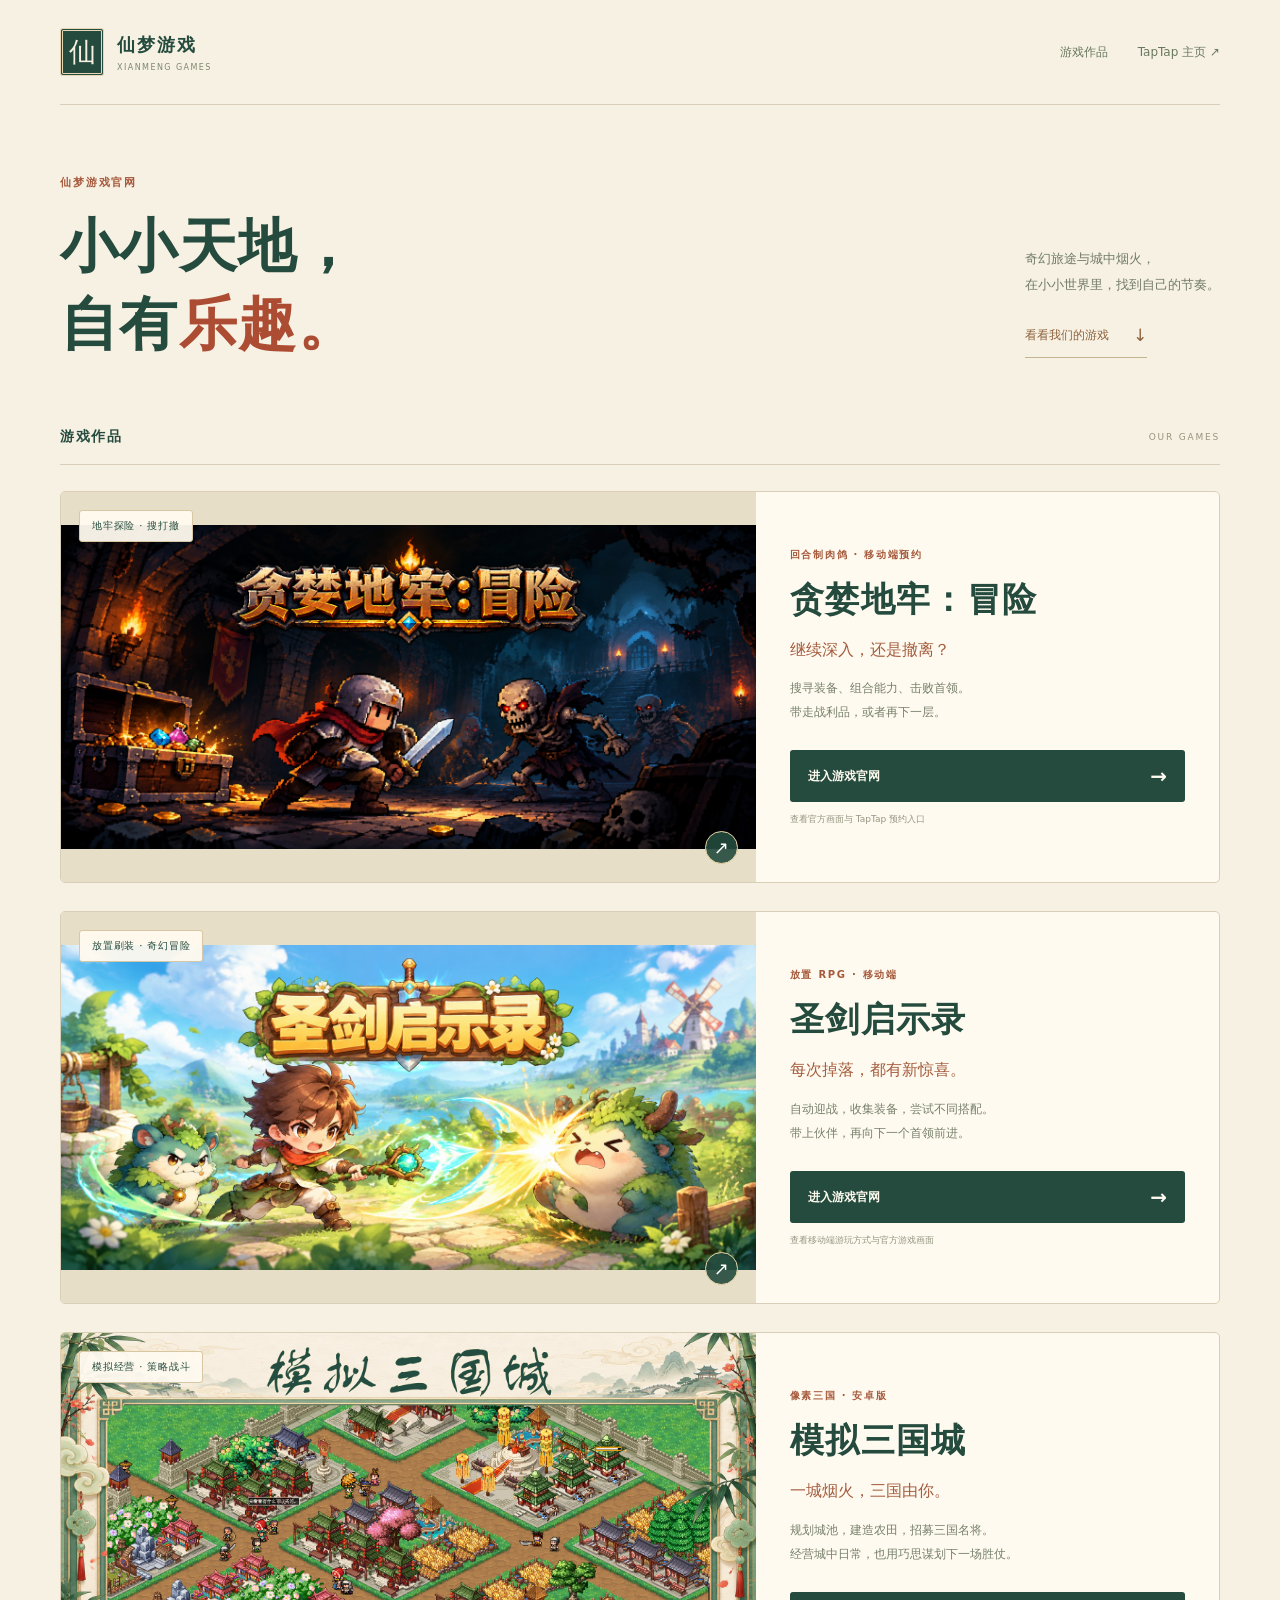
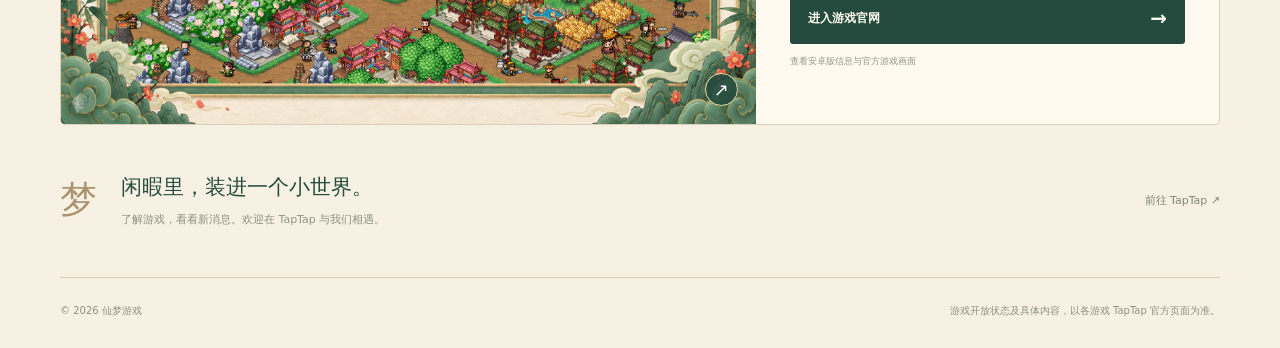
<file: index.html>
<!doctype html>
<html lang="zh-CN">
<head>
  <meta charset="utf-8">
  <meta name="viewport" content="width=device-width, initial-scale=1">
  <meta name="theme-color" content="#f7f1e4">
  <title>仙梦游戏官网 — 探索我们的游戏</title>
  <meta name="description" content="仙梦游戏官方网站。探索贪婪地牢：冒险、圣剑启示录与模拟三国城，进入各游戏官网了解游戏特色及 TapTap 移动端入口。">
  <link rel="canonical" href="https://wt8930419-ai.github.io/xianmeng-games/">
  <meta property="og:type" content="website">
  <meta property="og:title" content="仙梦游戏官网 — 探索我们的游戏">
  <meta property="og:description" content="奇幻旅途与城中烟火，遇见仙梦游戏的小小世界。">
  <meta property="og:url" content="https://wt8930419-ai.github.io/xianmeng-games/">
  <meta property="og:image" content="https://wt8930419-ai.github.io/xianmeng-games/818856/media/cover.webp">
  <link rel="stylesheet" href="./styles.css">
</head>
<body>
  <a class="skip-link" href="#games">跳至游戏作品</a>
  <header class="site-header wrap"><a class="studio-brand" href="./" aria-label="仙梦游戏官网首页"><span class="studio-mark" aria-hidden="true">仙</span><span>仙梦游戏<small>XIANMENG GAMES</small></span></a><nav aria-label="主导航"><a href="#games">游戏作品</a><a href="https://www.taptap.cn/developer/224656" target="_blank" rel="noopener noreferrer">TapTap 主页 ↗</a></nav></header>
  <main class="wrap">
    <section class="intro" aria-labelledby="page-title"><div><p class="eyebrow">仙梦游戏官网</p><h1 id="page-title">小小天地，<br>自有<span>乐趣。</span></h1></div><p class="intro-copy">奇幻旅途与城中烟火，<br>在小小世界里，找到自己的节奏。<br><a href="#games">看看我们的游戏 <span aria-hidden="true">↓</span></a></p></section>
    <section id="games" aria-labelledby="games-title"><div class="collection-heading"><h2 id="games-title">游戏作品</h2><span>OUR GAMES</span></div>
      <article class="game-card"><a class="cover-link" href="./1007741/" aria-label="进入贪婪地牢：冒险官网"><img src="./1007741/media/cover.webp" width="1472" height="688" alt="贪婪地牢：冒险官方封面" fetchpriority="high"><span class="cover-label">地牢探险 · 搜打撤</span><span class="cover-arrow" aria-hidden="true">↗</span></a><div class="card-content"><p class="eyebrow">回合制肉鸽 · 移动端预约</p><h3><a href="./1007741/">贪婪地牢：冒险</a></h3><p class="game-tagline">继续深入，还是撤离？</p><p class="game-description">搜寻装备、组合能力、击败首领。<br>带走战利品，或者再下一层。</p><a class="game-link" href="./1007741/">进入游戏官网 <span aria-hidden="true">→</span></a><small>查看官方画面与 TapTap 预约入口</small></div></article>
      <article class="game-card"><a class="cover-link" href="./1007745/" aria-label="进入圣剑启示录官网"><img src="./1007745/media/cover.webp" width="1472" height="688" alt="圣剑启示录，少年与伙伴在明亮的林地中迎战怪物，身后是湖泊和风车" fetchpriority="high"><span class="cover-label">放置刷装 · 奇幻冒险</span><span class="cover-arrow" aria-hidden="true">↗</span></a><div class="card-content"><p class="eyebrow">放置 RPG · 移动端</p><h3><a href="./1007745/">圣剑启示录</a></h3><p class="game-tagline">每次掉落，都有新惊喜。</p><p class="game-description">自动迎战，收集装备，尝试不同搭配。<br>带上伙伴，再向下一个首领前进。</p><a class="game-link" href="./1007745/">进入游戏官网 <span aria-hidden="true">→</span></a><small>查看移动端游玩方式与官方游戏画面</small></div></article>
      <article class="game-card"><a class="cover-link" href="./818856/" aria-label="进入模拟三国城官网"><img src="./818856/media/cover.webp" width="1920" height="1080" alt="模拟三国城，像素城池中有农田、商铺、楼阁和往来的居民" fetchpriority="high"><span class="cover-label">模拟经营 · 策略战斗</span><span class="cover-arrow" aria-hidden="true">↗</span></a><div class="card-content"><p class="eyebrow">像素三国 · 安卓版</p><h3><a href="./818856/">模拟三国城</a></h3><p class="game-tagline">一城烟火，三国由你。</p><p class="game-description">规划城池，建造农田，招募三国名将。<br>经营城中日常，也用巧思谋划下一场胜仗。</p><a class="game-link" href="./818856/">进入游戏官网 <span aria-hidden="true">→</span></a><small>查看安卓版信息与官方游戏画面</small></div></article>
    </section>
    <section class="studio-note" aria-label="关于仙梦游戏"><span aria-hidden="true">梦</span><div><h2>闲暇里，装进一个小世界。</h2><p>了解游戏，看看新消息。欢迎在 TapTap 与我们相遇。</p></div><a href="https://www.taptap.cn/developer/224656" target="_blank" rel="noopener noreferrer">前往 TapTap ↗</a></section>
  </main>
  <footer class="site-footer wrap"><span>© 2026 仙梦游戏</span><span>游戏开放状态及具体内容，以各游戏 TapTap 官方页面为准。</span></footer>
</body>
</html>
</file>
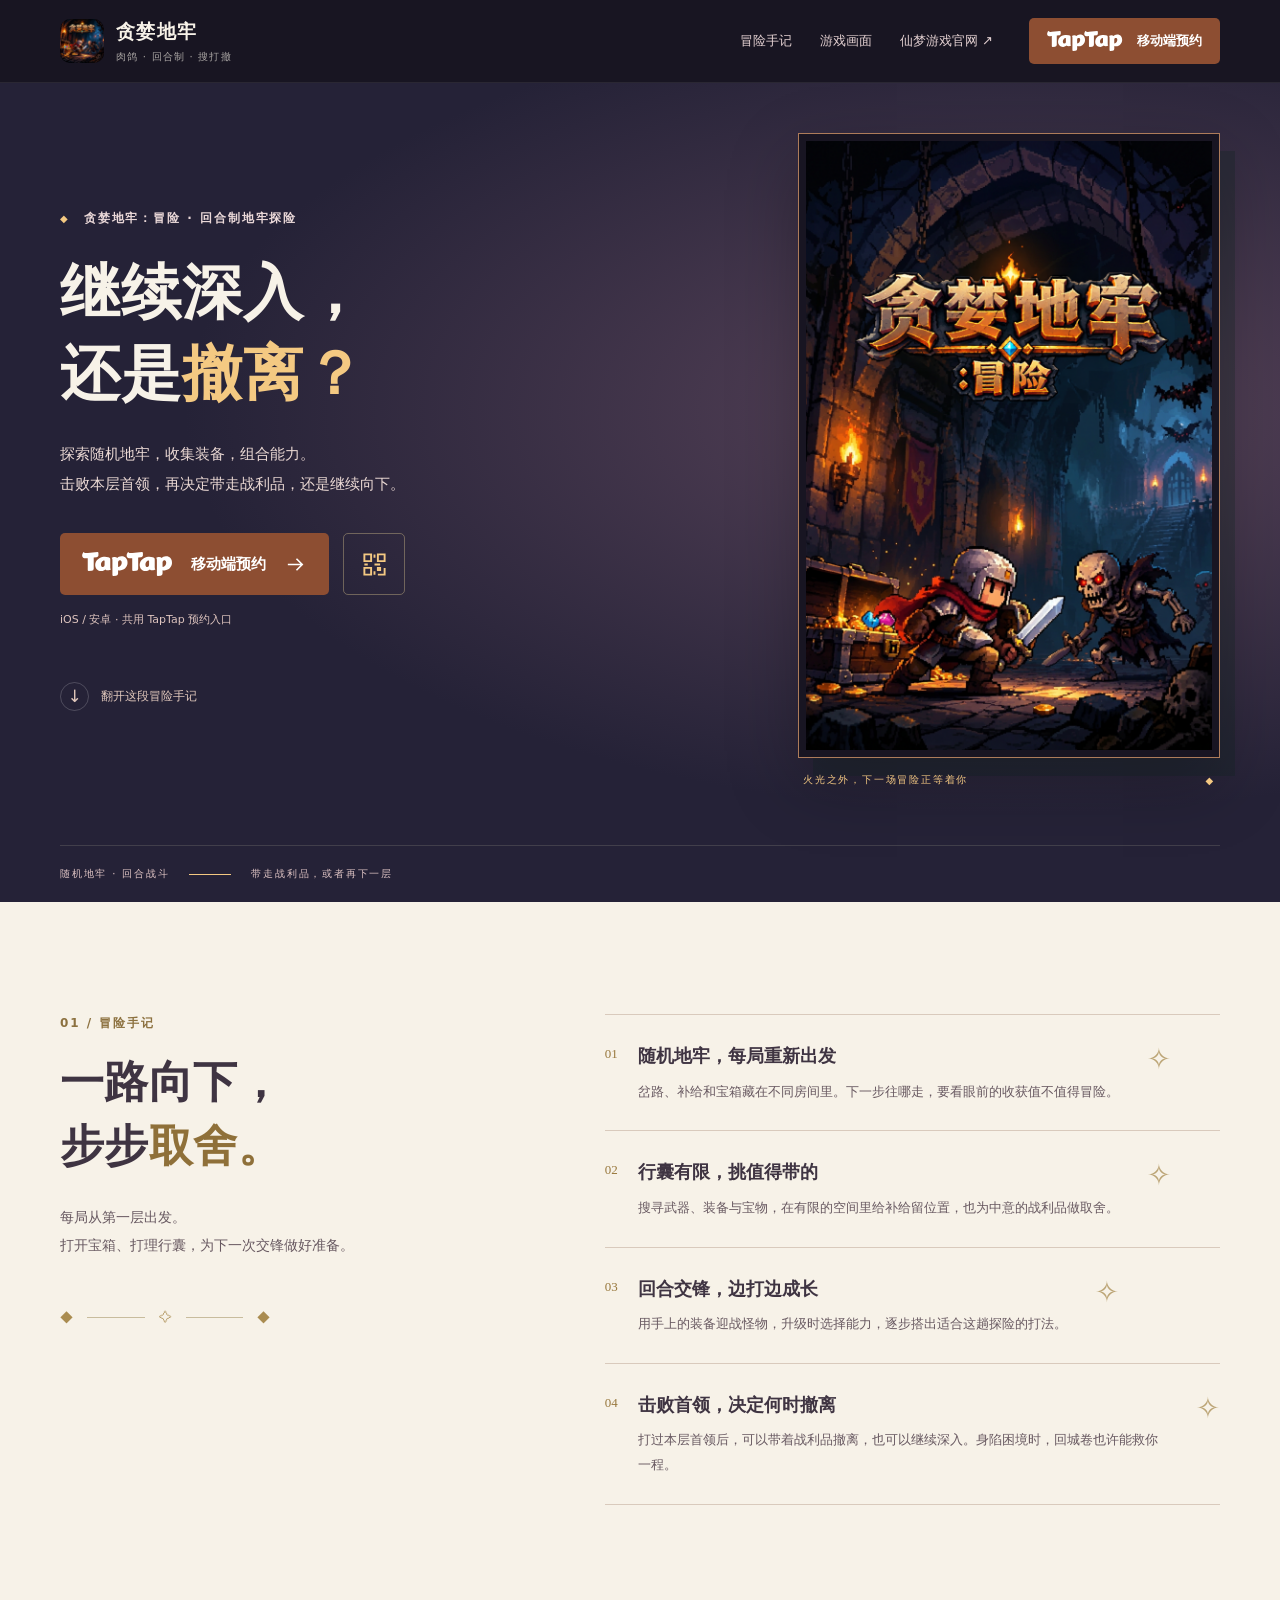
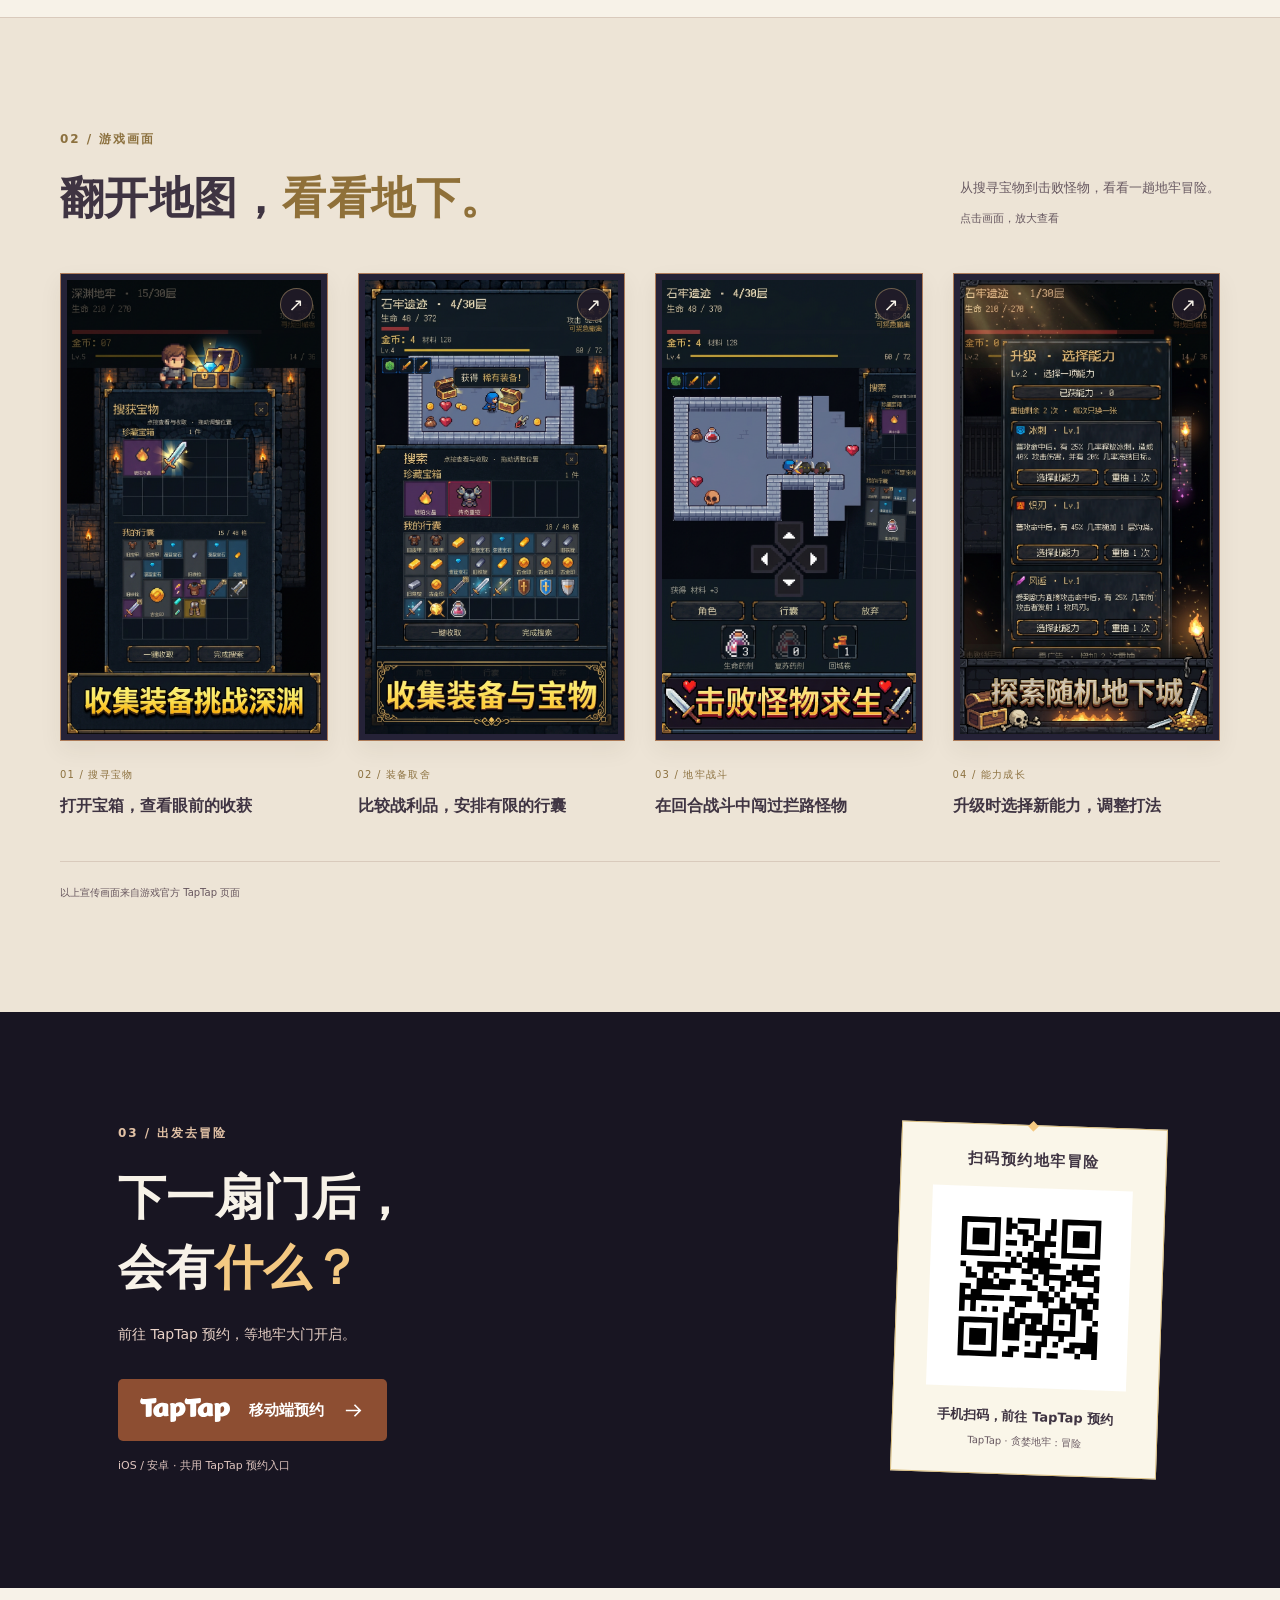
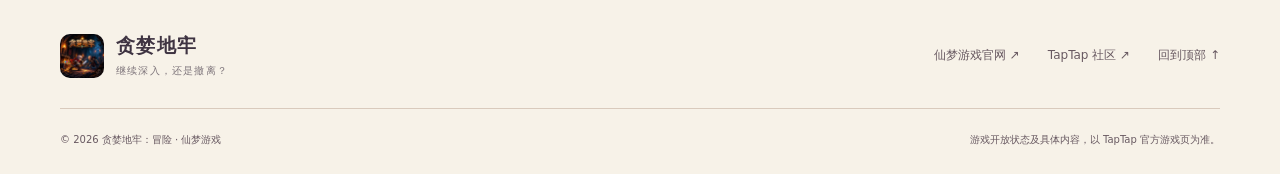
<file: 1007741/index.html>
<!doctype html>
<html lang="zh-CN">
<head>
  <meta charset="utf-8">
  <meta name="viewport" content="width=device-width, initial-scale=1, viewport-fit=cover">
  <meta name="theme-color" content="#252237">
  <title>贪婪地牢：冒险官网 — 继续深入，还是撤离？</title>
  <meta name="description" content="贪婪地牢：冒险，融合肉鸽成长、回合制战斗与搜打撤的地牢探险游戏。搜寻装备、组合能力，决定继续深入还是带着战利品撤离。前往 TapTap 预约。">
  <link rel="canonical" href="https://wt8930419-ai.github.io/xianmeng-games/1007741/">
  <meta property="og:type" content="website">
  <meta property="og:title" content="贪婪地牢：冒险 — 继续深入，还是撤离？">
  <meta property="og:description" content="在随机地牢里探索、搜寻、战斗。击败首领后，带走战利品，还是再下一层？">
  <meta property="og:url" content="https://wt8930419-ai.github.io/xianmeng-games/1007741/">
  <meta property="og:image" content="https://wt8930419-ai.github.io/xianmeng-games/1007741/media/cover.webp">
  <link rel="icon" href="./media/icon.webp">
  <link rel="preload" as="image" href="./media/poster.webp" fetchpriority="high">
  <link rel="stylesheet" href="./styles.css">
  <script src="./app.js" defer></script>
</head>
<body>
  <a class="skip-link" href="#main">跳至主要内容</a>
  <svg class="icon-defs" xmlns="http://www.w3.org/2000/svg" aria-hidden="true">
    <symbol id="arrow" viewBox="0 0 24 24"><path d="M4 12h15m-6-6 6 6-6 6"/></symbol>
    <symbol id="qr" viewBox="0 0 24 24"><path d="M3 3h6v6H3zM15 3h6v6h-6zM3 15h6v6H3zM15 15h2v2h-2zM21 15v6h-6M12 3v3M3 12h3M12 12h5M12 18v3"/></symbol>
    <symbol id="close" viewBox="0 0 24 24"><path d="m6 6 12 12M18 6 6 18"/></symbol>
  </svg>

  <header class="site-header"><div class="header-inner wrap">
    <a class="brand" href="#home" aria-label="贪婪地牢：冒险首页"><img src="./media/icon.webp" width="44" height="44" alt=""><span>贪婪地牢<small>肉鸽 · 回合制 · 搜打撤</small></span></a>
    <nav class="site-nav" id="site-nav" aria-label="主导航"><a href="#adventure">冒险手记</a><a href="#gallery">游戏画面</a><a href="../">仙梦游戏官网 ↗</a></nav>
    <a class="tap-button header-cta" href="https://tap.cn/cY4NFOYQ" target="_blank" rel="noopener noreferrer" aria-label="前往 TapTap 预约贪婪地牢：冒险"><img src="./media/taptap-logo.svg" width="76" height="20" alt="TapTap"><span>移动端预约</span></a>
    <button class="menu-toggle" type="button" aria-controls="site-nav" aria-expanded="false" aria-label="打开导航"><span></span><span></span></button>
  </div></header>

  <main id="main">
    <section class="hero" id="home" aria-labelledby="hero-title"><div class="hero-inner wrap">
      <div class="hero-copy"><p class="eyebrow"><span class="diamond" aria-hidden="true">◆</span> 贪婪地牢：冒险 · 回合制地牢探险</p><h1 id="hero-title">继续深入，<br>还是<span>撤离？</span></h1><p class="hero-description">探索随机地牢，收集装备，组合能力。<br>击败本层首领，再决定带走战利品，还是继续向下。</p>
        <div class="hero-actions"><a class="tap-button tap-button-large" href="https://tap.cn/cY4NFOYQ" target="_blank" rel="noopener noreferrer" aria-label="打开贪婪地牢：冒险的 TapTap 预约入口"><img src="./media/taptap-logo.svg" width="91" height="24" alt="TapTap"><span>移动端预约</span><svg class="icon" aria-hidden="true"><use href="#arrow"/></svg></a><button class="qr-button qr-trigger" type="button" aria-label="打开 TapTap 移动端二维码"><svg class="icon" aria-hidden="true"><use href="#qr"/></svg></button></div>
        <p class="platform-note">iOS / 安卓 · 共用 TapTap 预约入口</p><a class="scroll-link" href="#adventure"><span class="scroll-mark" aria-hidden="true">↓</span> 翻开这段冒险手记</a>
      </div>
      <figure class="hero-visual"><div class="poster-frame"><img src="./media/poster.webp" width="848" height="1272" alt="贪婪地牢：冒险官方海报，火把照亮地下拱廊，探险者持剑迎战骷髅" fetchpriority="high"></div><figcaption><span>火光之外，下一场冒险正等着你</span><span aria-hidden="true">◆</span></figcaption></figure>
    </div><div class="hero-foot wrap"><span>随机地牢 · 回合战斗</span><span class="hero-foot-line"></span><span>带走战利品，或者再下一层</span></div></section>

    <section class="adventure section wrap" id="adventure" aria-labelledby="adventure-title"><div class="adventure-heading"><p class="eyebrow">01 / 冒险手记</p><h2 id="adventure-title">一路向下，<br>步步<span>取舍。</span></h2><p>每局从第一层出发。<br>打开宝箱、打理行囊，为下一次交锋做好准备。</p><div class="chapter-mark" aria-hidden="true"><span>◆</span><i></i><span>✧</span><i></i><span>◆</span></div></div>
      <ol class="adventure-list">
        <li><span class="list-number">01</span><div><h3>随机地牢，每局重新出发</h3><p>岔路、补给和宝箱藏在不同房间里。下一步往哪走，要看眼前的收获值不值得冒险。</p></div><span class="list-symbol" aria-hidden="true">✧</span></li>
        <li><span class="list-number">02</span><div><h3>行囊有限，挑值得带的</h3><p>搜寻武器、装备与宝物，在有限的空间里给补给留位置，也为中意的战利品做取舍。</p></div><span class="list-symbol" aria-hidden="true">✧</span></li>
        <li><span class="list-number">03</span><div><h3>回合交锋，边打边成长</h3><p>用手上的装备迎战怪物，升级时选择能力，逐步搭出适合这趟探险的打法。</p></div><span class="list-symbol" aria-hidden="true">✧</span></li>
        <li><span class="list-number">04</span><div><h3>击败首领，决定何时撤离</h3><p>打过本层首领后，可以带着战利品撤离，也可以继续深入。身陷困境时，回城卷也许能救你一程。</p></div><span class="list-symbol" aria-hidden="true">✧</span></li>
      </ol>
    </section>

    <section class="gallery-section" id="gallery" aria-labelledby="gallery-title"><div class="section wrap"><div class="section-heading"><div><p class="eyebrow">02 / 游戏画面</p><h2 id="gallery-title">翻开地图，<span>看看地下。</span></h2></div><p>从搜寻宝物到击败怪物，看看一趟地牢冒险。<br><small>点击画面，放大查看</small></p></div>
      <div class="gallery-track">
        <figure><button class="gallery-open" data-image="./media/screenshot-1.webp" data-caption="打开宝箱，查看眼前的收获" type="button" aria-label="放大画面：搜寻宝物"><img src="./media/screenshot-1.webp" width="768" height="1376" alt="地牢宝箱与行囊界面，玩家从宝箱中取得装备" loading="lazy"><span class="expand-tag" aria-hidden="true">↗</span></button><figcaption><span>01 / 搜寻宝物</span><h3>打开宝箱，查看眼前的收获</h3></figcaption></figure>
        <figure><button class="gallery-open" data-image="./media/screenshot-2.webp" data-caption="比较战利品，安排有限的行囊" type="button" aria-label="放大画面：装备取舍"><img src="./media/screenshot-2.webp" width="768" height="1376" alt="宝物搜索结果与装备栏，显示行囊内的多种物品" loading="lazy"><span class="expand-tag" aria-hidden="true">↗</span></button><figcaption><span>02 / 装备取舍</span><h3>比较战利品，安排有限的行囊</h3></figcaption></figure>
        <figure><button class="gallery-open" data-image="./media/screenshot-3.webp" data-caption="在回合战斗中闯过拦路怪物" type="button" aria-label="放大画面：地牢战斗"><img src="./media/screenshot-3.webp" width="768" height="1376" alt="俯视地牢地图，显示玩家、怪物与行动按钮" loading="lazy"><span class="expand-tag" aria-hidden="true">↗</span></button><figcaption><span>03 / 地牢战斗</span><h3>在回合战斗中闯过拦路怪物</h3></figcaption></figure>
        <figure><button class="gallery-open" data-image="./media/screenshot-4.webp" data-caption="升级时选择新能力，调整打法" type="button" aria-label="放大画面：能力成长"><img src="./media/screenshot-4.webp" width="768" height="1376" alt="升级能力选择界面，展示不同能力选项" loading="lazy"><span class="expand-tag" aria-hidden="true">↗</span></button><figcaption><span>04 / 能力成长</span><h3>升级时选择新能力，调整打法</h3></figcaption></figure>
      </div><p class="gallery-hint">以上宣传画面来自游戏官方 TapTap 页面<span>手机上左右滑动，看看更多 →</span></p>
    </div></section>

    <section class="download-section" id="download" aria-labelledby="download-title"><div class="download-inner wrap section"><div class="download-copy"><p class="eyebrow">03 / 出发去冒险</p><h2 id="download-title">下一扇门后，<br>会有<span>什么？</span></h2><p>前往 TapTap 预约，等地牢大门开启。</p><div class="download-actions"><a class="tap-button tap-button-large" href="https://tap.cn/cY4NFOYQ" target="_blank" rel="noopener noreferrer" aria-label="前往 TapTap 预约贪婪地牢：冒险"><img src="./media/taptap-logo.svg" width="91" height="24" alt="TapTap"><span>移动端预约</span><svg class="icon" aria-hidden="true"><use href="#arrow"/></svg></a></div><p class="platform-note">iOS / 安卓 · 共用 TapTap 预约入口</p></div><div class="download-qr"><p class="qr-label">扫码预约地牢冒险</p><a href="https://tap.cn/cY4NFOYQ" target="_blank" rel="noopener noreferrer" aria-label="打开二维码对应的 TapTap 移动端页面"><img src="./media/play-qr.svg" width="184" height="184" alt="贪婪地牢：冒险 TapTap 移动端入口二维码"></a><strong>手机扫码，前往 TapTap 预约</strong><small>TapTap · 贪婪地牢：冒险</small></div></div></section>
  </main>

  <footer class="site-footer wrap"><div class="footer-top"><a class="brand" href="#home"><img src="./media/icon.webp" width="40" height="40" alt=""><span>贪婪地牢<small>继续深入，还是撤离？</small></span></a><div class="footer-links"><a href="../">仙梦游戏官网 ↗</a><a href="https://www.taptap.cn/app/1007741/topic" target="_blank" rel="noopener noreferrer">TapTap 社区 ↗</a><a href="#home">回到顶部 ↑</a></div></div><div class="footer-bottom"><p>© 2026 贪婪地牢：冒险 · 仙梦游戏</p><p>游戏开放状态及具体内容，以 TapTap 官方游戏页为准。</p></div></footer>
  <aside class="mobile-download" aria-label="TapTap 移动端入口"><div><img src="./media/icon.webp" width="42" height="42" alt=""><span>贪婪地牢<small>肉鸽 · 回合制 · 搜打撤</small></span></div><a class="tap-button" href="https://tap.cn/cY4NFOYQ" target="_blank" rel="noopener noreferrer" aria-label="打开贪婪地牢：冒险的 TapTap 预约页"><img src="./media/taptap-logo.svg" width="68" height="18" alt="TapTap"><span>移动端预约</span></a></aside>

  <dialog class="qr-dialog" id="qr-dialog" aria-labelledby="qr-title"><button class="dialog-close" type="button" aria-label="关闭扫码窗口"><svg class="icon" aria-hidden="true"><use href="#close"/></svg></button><img class="dialog-icon" src="./media/icon.webp" width="64" height="64" alt=""><p class="eyebrow">贪婪地牢：冒险</p><h2 id="qr-title">地牢门前见。</h2><p>手机扫一扫，前往 TapTap</p><img class="qr-large" src="./media/play-qr.svg" width="232" height="232" alt="贪婪地牢：冒险 TapTap 移动端二维码"><a class="tap-button" href="https://tap.cn/cY4NFOYQ" target="_blank" rel="noopener noreferrer"><img src="./media/taptap-logo.svg" width="76" height="20" alt="TapTap"><span>在本机打开</span><svg class="icon" aria-hidden="true"><use href="#arrow"/></svg></a><small>iOS / 安卓共用预约链接</small></dialog>
  <dialog class="image-dialog" id="image-dialog" aria-labelledby="image-caption"><button class="dialog-close" type="button" aria-label="关闭游戏大图"><svg class="icon" aria-hidden="true"><use href="#close"/></svg></button><img id="lightbox-image" src="./media/screenshot-1.webp" width="768" height="1376" alt=""><div class="lightbox-bottom"><button class="lightbox-prev" type="button" aria-label="上一张画面">←</button><p id="image-caption"></p><button class="lightbox-next" type="button" aria-label="下一张画面">→</button></div></dialog>
  <noscript><style>.qr-trigger,.menu-toggle,.expand-tag{display:none}.site-nav{display:flex}.gallery-open{cursor:default}</style></noscript>
</body>
</html>
</file>
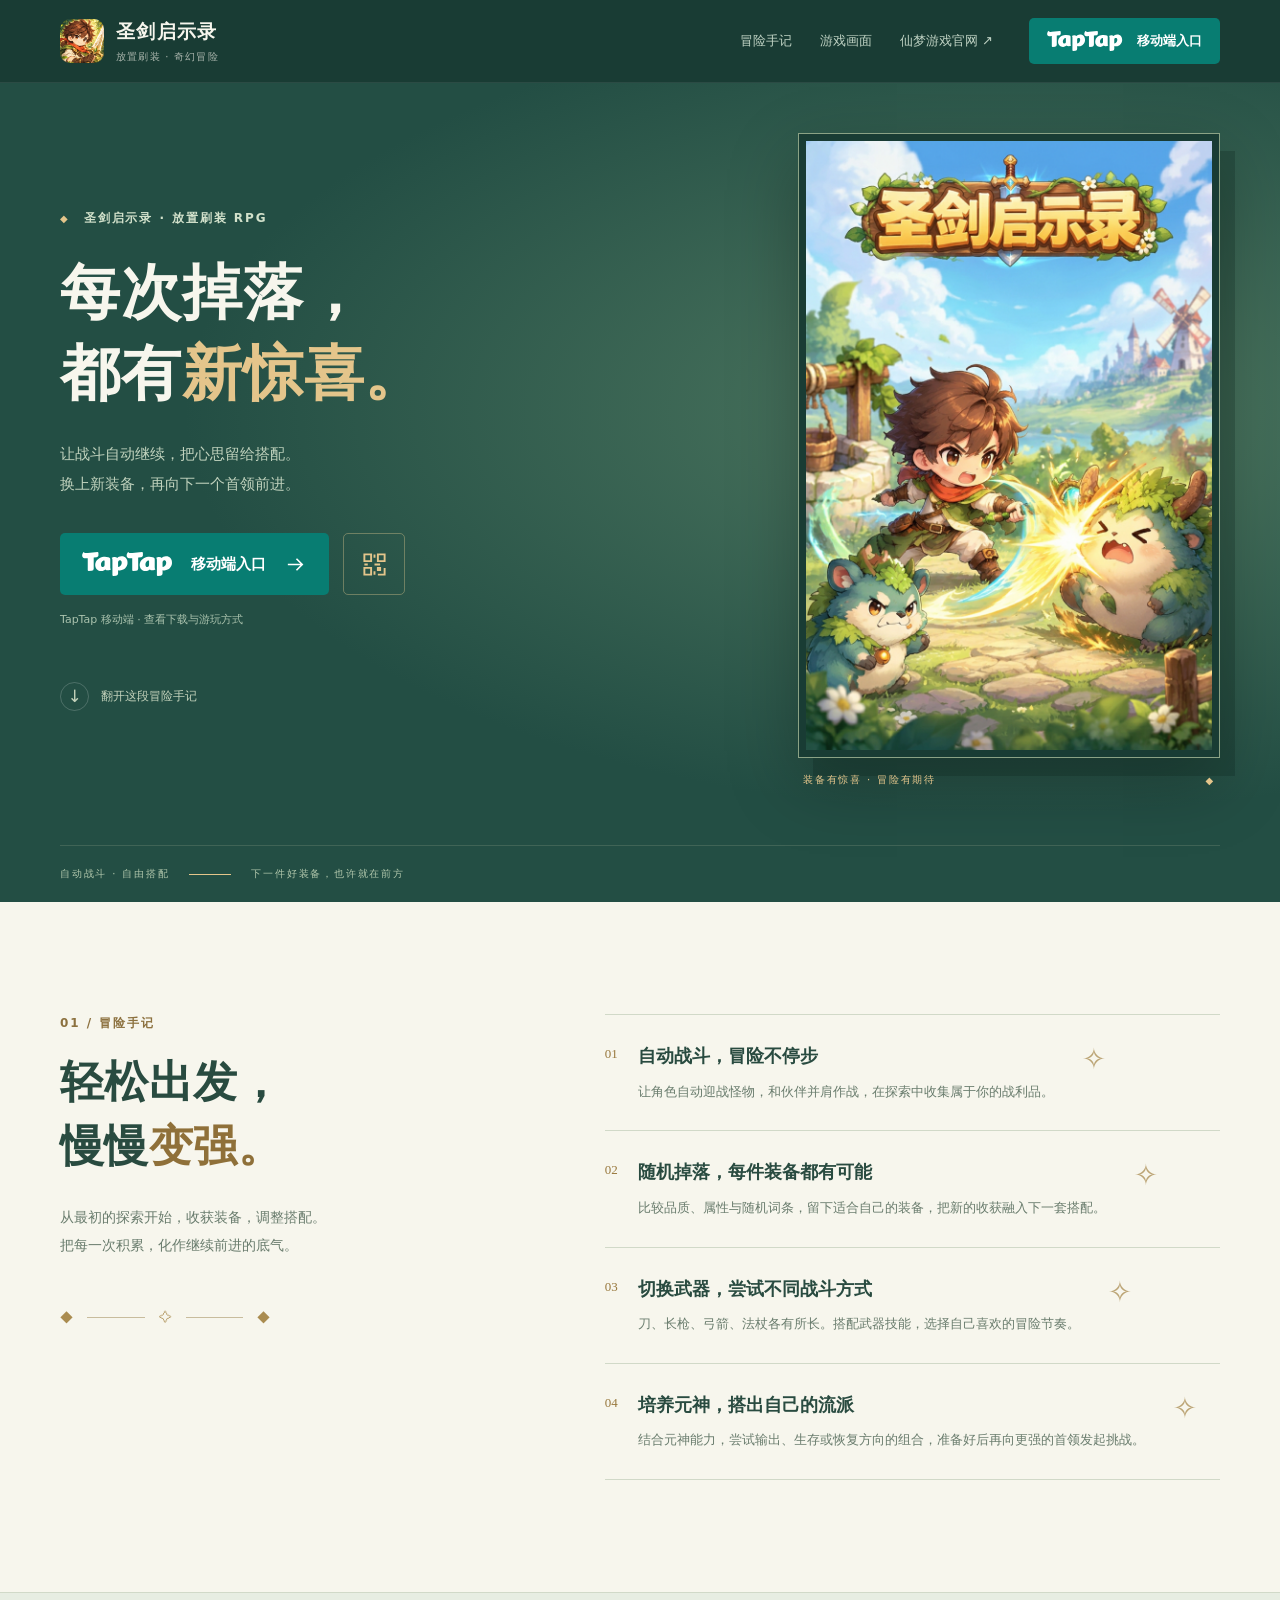
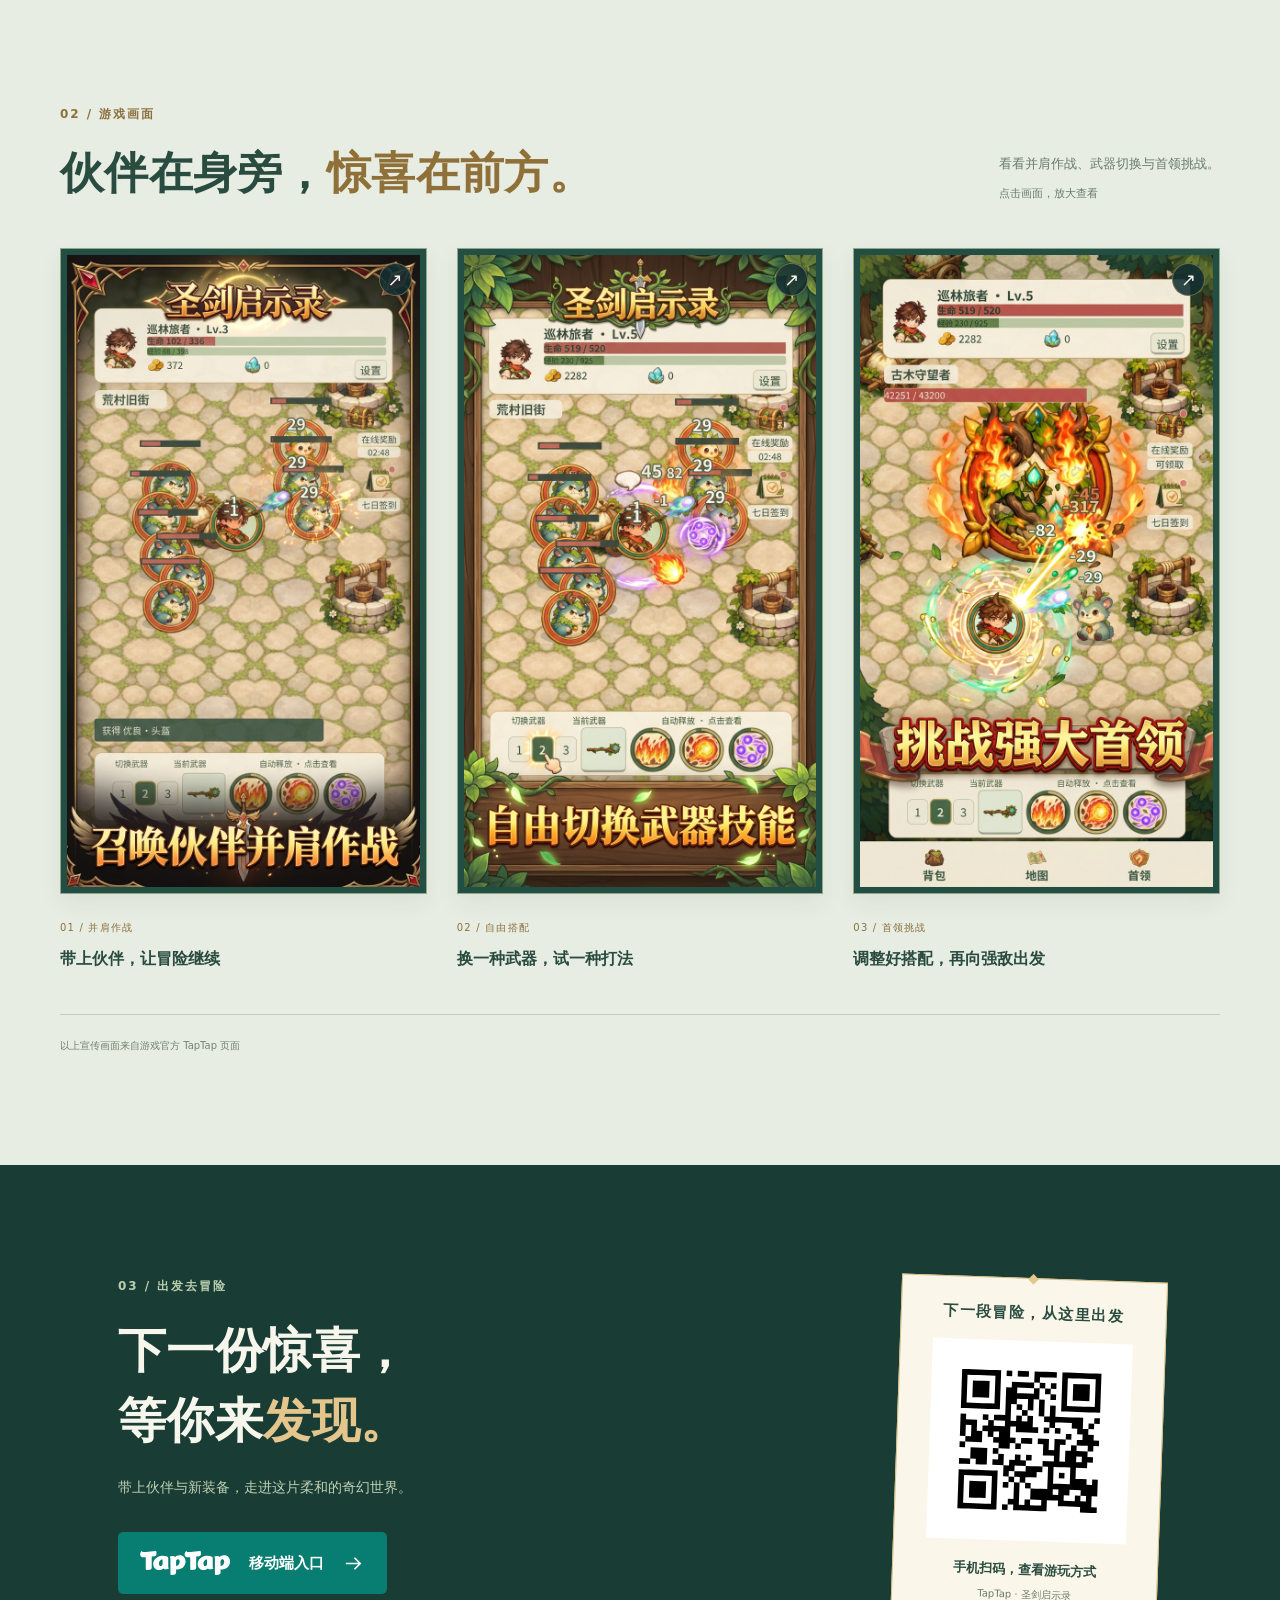
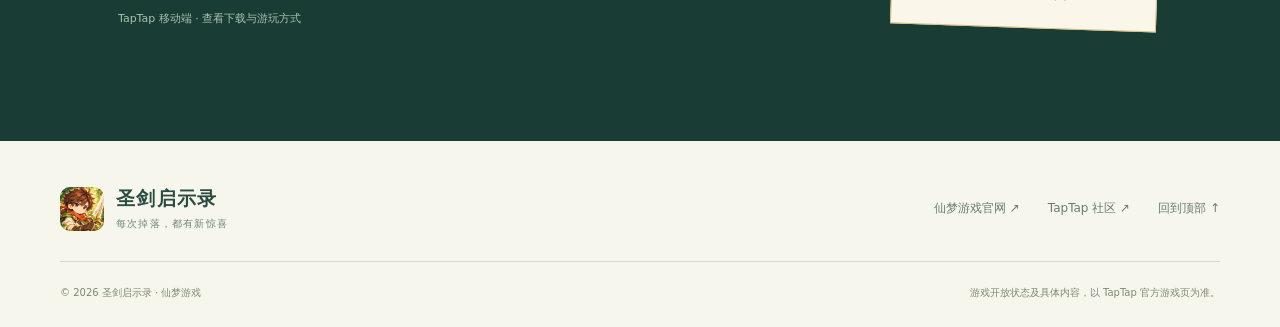
<file: 1007745/index.html>
<!doctype html>
<html lang="zh-CN">
<head>
  <meta charset="utf-8">
  <meta name="viewport" content="width=device-width, initial-scale=1, viewport-fit=cover">
  <meta name="theme-color" content="#234e44">
  <title>圣剑启示录官网 — 每次掉落，都有新惊喜</title>
  <meta name="description" content="圣剑启示录，一款柔和奇幻画风的放置刷装 RPG。自动战斗、随机装备、武器技能与元神养成，组合属于自己的冒险路线。前往 TapTap 查看移动端游玩方式。">
  <link rel="canonical" href="https://wt8930419-ai.github.io/xianmeng-games/1007745/">
  <meta property="og:type" content="website">
  <meta property="og:title" content="圣剑启示录 — 每次掉落，都有新惊喜">
  <meta property="og:description" content="让战斗自动继续，把心思留给搭配。换上新装备，再向下一个首领前进。">
  <meta property="og:url" content="https://wt8930419-ai.github.io/xianmeng-games/1007745/">
  <meta property="og:image" content="https://wt8930419-ai.github.io/xianmeng-games/1007745/media/cover.webp">
  <link rel="icon" href="./media/icon.webp">
  <link rel="preload" as="image" href="./media/poster.webp" fetchpriority="high">
  <link rel="stylesheet" href="./styles.css">
  <script src="./app.js" defer></script>
</head>
<body>
  <a class="skip-link" href="#main">跳至主要内容</a>
  <svg class="icon-defs" xmlns="http://www.w3.org/2000/svg" aria-hidden="true">
    <symbol id="arrow" viewBox="0 0 24 24"><path d="M4 12h15m-6-6 6 6-6 6"/></symbol>
    <symbol id="qr" viewBox="0 0 24 24"><path d="M3 3h6v6H3zM15 3h6v6h-6zM3 15h6v6H3zM15 15h2v2h-2zM21 15v6h-6M12 3v3M3 12h3M12 12h5M12 18v3"/></symbol>
    <symbol id="close" viewBox="0 0 24 24"><path d="m6 6 12 12M18 6 6 18"/></symbol>
  </svg>

  <header class="site-header"><div class="header-inner wrap">
    <a class="brand" href="#home" aria-label="圣剑启示录首页"><img src="./media/icon.webp" width="44" height="44" alt=""><span>圣剑启示录<small>放置刷装 · 奇幻冒险</small></span></a>
    <nav class="site-nav" id="site-nav" aria-label="主导航"><a href="#adventure">冒险手记</a><a href="#gallery">游戏画面</a><a href="../">仙梦游戏官网 ↗</a></nav>
    <a class="tap-button header-cta" href="https://tap.cn/ZRe3z8bf" target="_blank" rel="noopener noreferrer" aria-label="前往 TapTap 查看圣剑启示录移动端"><img src="./media/taptap-logo.svg" width="76" height="20" alt="TapTap"><span>移动端入口</span></a>
    <button class="menu-toggle" type="button" aria-controls="site-nav" aria-expanded="false" aria-label="打开导航"><span></span><span></span></button>
  </div></header>

  <main id="main">
    <section class="hero" id="home" aria-labelledby="hero-title"><div class="hero-inner wrap">
      <div class="hero-copy"><p class="eyebrow"><span class="diamond" aria-hidden="true">◆</span> 圣剑启示录 · 放置刷装 RPG</p><h1 id="hero-title">每次掉落，<br>都有<span>新惊喜。</span></h1><p class="hero-description">让战斗自动继续，把心思留给搭配。<br>换上新装备，再向下一个首领前进。</p>
        <div class="hero-actions"><a class="tap-button tap-button-large" href="https://tap.cn/ZRe3z8bf" target="_blank" rel="noopener noreferrer" aria-label="打开圣剑启示录 TapTap 移动端入口"><img src="./media/taptap-logo.svg" width="91" height="24" alt="TapTap"><span>移动端入口</span><svg class="icon" aria-hidden="true"><use href="#arrow"/></svg></a><button class="qr-button qr-trigger" type="button" aria-label="打开 TapTap 移动端二维码"><svg class="icon" aria-hidden="true"><use href="#qr"/></svg></button></div>
        <p class="platform-note">TapTap 移动端 · 查看下载与游玩方式</p><a class="scroll-link" href="#adventure"><span class="scroll-mark" aria-hidden="true">↓</span> 翻开这段冒险手记</a>
      </div>
      <figure class="hero-visual"><div class="poster-frame"><img src="./media/poster.webp" width="848" height="1272" alt="圣剑启示录官方海报，少年与伙伴在明亮的林地中向怪物发起攻击，远处有湖泊与风车" fetchpriority="high"></div><figcaption><span>装备有惊喜 · 冒险有期待</span><span aria-hidden="true">◆</span></figcaption></figure>
    </div><div class="hero-foot wrap"><span>自动战斗 · 自由搭配</span><span class="hero-foot-line"></span><span>下一件好装备，也许就在前方</span></div></section>

    <section class="adventure section wrap" id="adventure" aria-labelledby="adventure-title"><div class="adventure-heading"><p class="eyebrow">01 / 冒险手记</p><h2 id="adventure-title">轻松出发，<br>慢慢<span>变强。</span></h2><p>从最初的探索开始，收获装备，调整搭配。<br>把每一次积累，化作继续前进的底气。</p><div class="chapter-mark" aria-hidden="true"><span>◆</span><i></i><span>✧</span><i></i><span>◆</span></div></div>
      <ol class="adventure-list">
        <li><span class="list-number">01</span><div><h3>自动战斗，冒险不停步</h3><p>让角色自动迎战怪物，和伙伴并肩作战，在探索中收集属于你的战利品。</p></div><span class="list-symbol" aria-hidden="true">✧</span></li>
        <li><span class="list-number">02</span><div><h3>随机掉落，每件装备都有可能</h3><p>比较品质、属性与随机词条，留下适合自己的装备，把新的收获融入下一套搭配。</p></div><span class="list-symbol" aria-hidden="true">✧</span></li>
        <li><span class="list-number">03</span><div><h3>切换武器，尝试不同战斗方式</h3><p>刀、长枪、弓箭、法杖各有所长。搭配武器技能，选择自己喜欢的冒险节奏。</p></div><span class="list-symbol" aria-hidden="true">✧</span></li>
        <li><span class="list-number">04</span><div><h3>培养元神，搭出自己的流派</h3><p>结合元神能力，尝试输出、生存或恢复方向的组合，准备好后再向更强的首领发起挑战。</p></div><span class="list-symbol" aria-hidden="true">✧</span></li>
      </ol>
    </section>

    <section class="gallery-section" id="gallery" aria-labelledby="gallery-title"><div class="section wrap"><div class="section-heading"><div><p class="eyebrow">02 / 游戏画面</p><h2 id="gallery-title">伙伴在身旁，<span>惊喜在前方。</span></h2></div><p>看看并肩作战、武器切换与首领挑战。<br><small>点击画面，放大查看</small></p></div>
      <div class="gallery-track">
        <figure><button class="gallery-open" data-image="./media/screenshot-1.webp" data-caption="伙伴相伴 · 自动迎战" type="button" aria-label="放大画面：伙伴相伴，自动迎战"><img src="./media/screenshot-1.webp" width="768" height="1376" alt="巡林旅者与伙伴在荒村旧街自动战斗，画面显示装备掉落与武器技能" loading="lazy"><span class="expand-tag" aria-hidden="true">↗</span></button><figcaption><span>01 / 并肩作战</span><h3>带上伙伴，让冒险继续</h3></figcaption></figure>
        <figure><button class="gallery-open" data-image="./media/screenshot-2.webp" data-caption="武器技能 · 自由切换" type="button" aria-label="放大画面：武器技能，自由切换"><img src="./media/screenshot-2.webp" width="768" height="1376" alt="角色在战斗中切换武器，使用火焰与魔法技能攻击怪物" loading="lazy"><span class="expand-tag" aria-hidden="true">↗</span></button><figcaption><span>02 / 自由搭配</span><h3>换一种武器，试一种打法</h3></figcaption></figure>
        <figure><button class="gallery-open" data-image="./media/screenshot-3.webp" data-caption="首领挑战 · 再进一步" type="button" aria-label="放大画面：首领挑战，再进一步"><img src="./media/screenshot-3.webp" width="768" height="1376" alt="角色与伙伴共同挑战古木守望者首领，技能在林地战场中释放" loading="lazy"><span class="expand-tag" aria-hidden="true">↗</span></button><figcaption><span>03 / 首领挑战</span><h3>调整好搭配，再向强敌出发</h3></figcaption></figure>
      </div><p class="gallery-hint">以上宣传画面来自游戏官方 TapTap 页面<span>手机上左右滑动，看看更多 →</span></p>
    </div></section>

    <section class="download-section" id="download" aria-labelledby="download-title"><div class="download-inner wrap section"><div class="download-copy"><p class="eyebrow">03 / 出发去冒险</p><h2 id="download-title">下一份惊喜，<br>等你来<span>发现。</span></h2><p>带上伙伴与新装备，走进这片柔和的奇幻世界。</p><div class="download-actions"><a class="tap-button tap-button-large" href="https://tap.cn/ZRe3z8bf" target="_blank" rel="noopener noreferrer" aria-label="前往 TapTap 查看圣剑启示录移动端游玩方式"><img src="./media/taptap-logo.svg" width="91" height="24" alt="TapTap"><span>移动端入口</span><svg class="icon" aria-hidden="true"><use href="#arrow"/></svg></a></div><p class="platform-note">TapTap 移动端 · 查看下载与游玩方式</p></div><div class="download-qr"><p class="qr-label">下一段冒险，从这里出发</p><a href="https://tap.cn/ZRe3z8bf" target="_blank" rel="noopener noreferrer" aria-label="打开二维码对应的 TapTap 移动端页面"><img src="./media/play-qr.svg" width="184" height="184" alt="圣剑启示录 TapTap 移动端入口二维码"></a><strong>手机扫码，查看游玩方式</strong><small>TapTap · 圣剑启示录</small></div></div></section>
  </main>

  <footer class="site-footer wrap"><div class="footer-top"><a class="brand" href="#home"><img src="./media/icon.webp" width="40" height="40" alt=""><span>圣剑启示录<small>每次掉落，都有新惊喜</small></span></a><div class="footer-links"><a href="../">仙梦游戏官网 ↗</a><a href="https://www.taptap.cn/app/1007745/topic" target="_blank" rel="noopener noreferrer">TapTap 社区 ↗</a><a href="#home">回到顶部 ↑</a></div></div><div class="footer-bottom"><p>© 2026 圣剑启示录 · 仙梦游戏</p><p>游戏开放状态及具体内容，以 TapTap 官方游戏页为准。</p></div></footer>
  <aside class="mobile-download" aria-label="TapTap 移动端入口"><div><img src="./media/icon.webp" width="42" height="42" alt=""><span>圣剑启示录<small>放置刷装 · 奇幻冒险</small></span></div><a class="tap-button" href="https://tap.cn/ZRe3z8bf" target="_blank" rel="noopener noreferrer" aria-label="打开圣剑启示录 TapTap 移动端页面"><img src="./media/taptap-logo.svg" width="68" height="18" alt="TapTap"><span>移动端入口</span></a></aside>

  <dialog class="qr-dialog" id="qr-dialog" aria-labelledby="qr-title"><button class="dialog-close" type="button" aria-label="关闭扫码窗口"><svg class="icon" aria-hidden="true"><use href="#close"/></svg></button><img class="dialog-icon" src="./media/icon.webp" width="64" height="64" alt=""><p class="eyebrow">圣剑启示录</p><h2 id="qr-title">带上伙伴，准备出发。</h2><p>手机扫一扫，前往 TapTap</p><img class="qr-large" src="./media/play-qr.svg" width="232" height="232" alt="圣剑启示录 TapTap 移动端二维码"><a class="tap-button" href="https://tap.cn/ZRe3z8bf" target="_blank" rel="noopener noreferrer"><img src="./media/taptap-logo.svg" width="76" height="20" alt="TapTap"><span>在本机打开</span><svg class="icon" aria-hidden="true"><use href="#arrow"/></svg></a><small>查看移动端下载与游玩方式</small></dialog>
  <dialog class="image-dialog" id="image-dialog" aria-labelledby="image-caption"><button class="dialog-close" type="button" aria-label="关闭游戏大图"><svg class="icon" aria-hidden="true"><use href="#close"/></svg></button><img id="lightbox-image" src="./media/screenshot-1.webp" width="768" height="1376" alt=""><div class="lightbox-bottom"><button class="lightbox-prev" type="button" aria-label="上一张画面">←</button><p id="image-caption"></p><button class="lightbox-next" type="button" aria-label="下一张画面">→</button></div></dialog>
  <noscript><style>.qr-trigger,.menu-toggle,.expand-tag{display:none}.site-nav{display:flex}.gallery-open{cursor:default}</style></noscript>
</body>
</html>
</file>
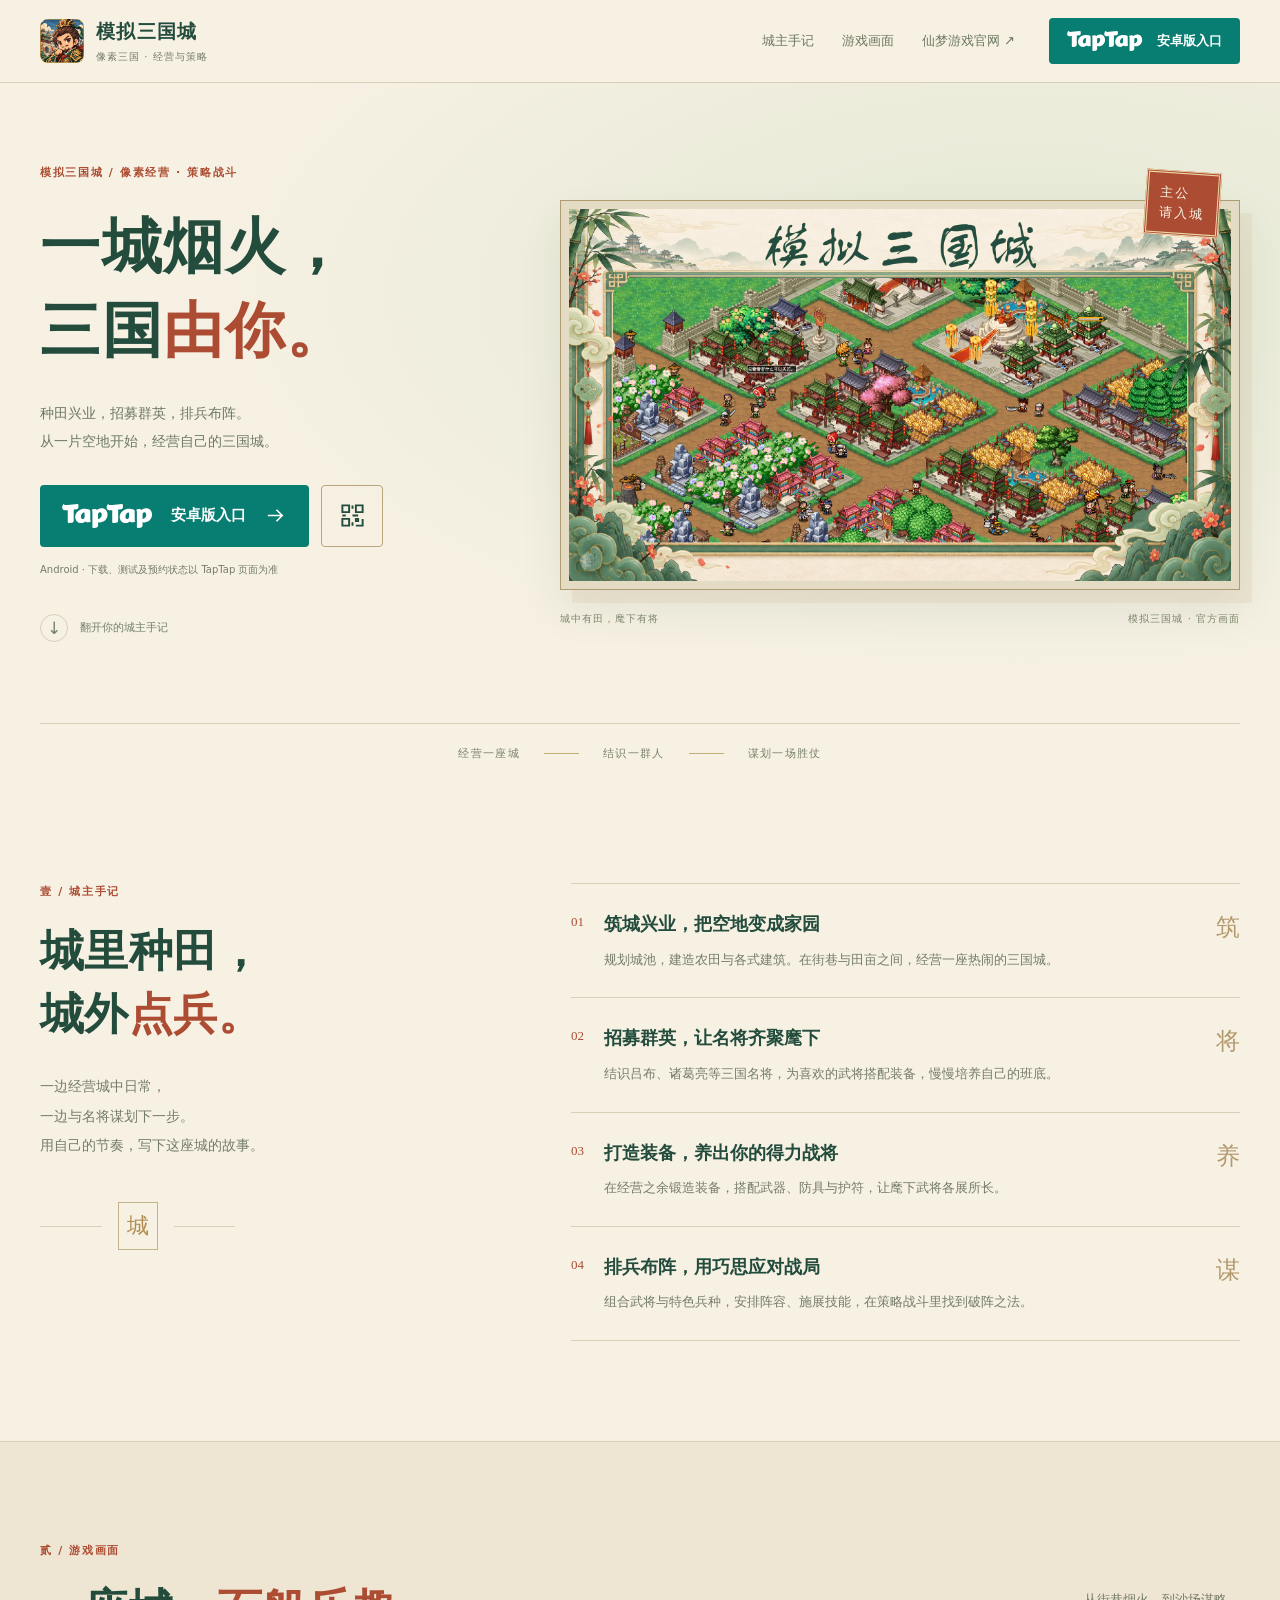
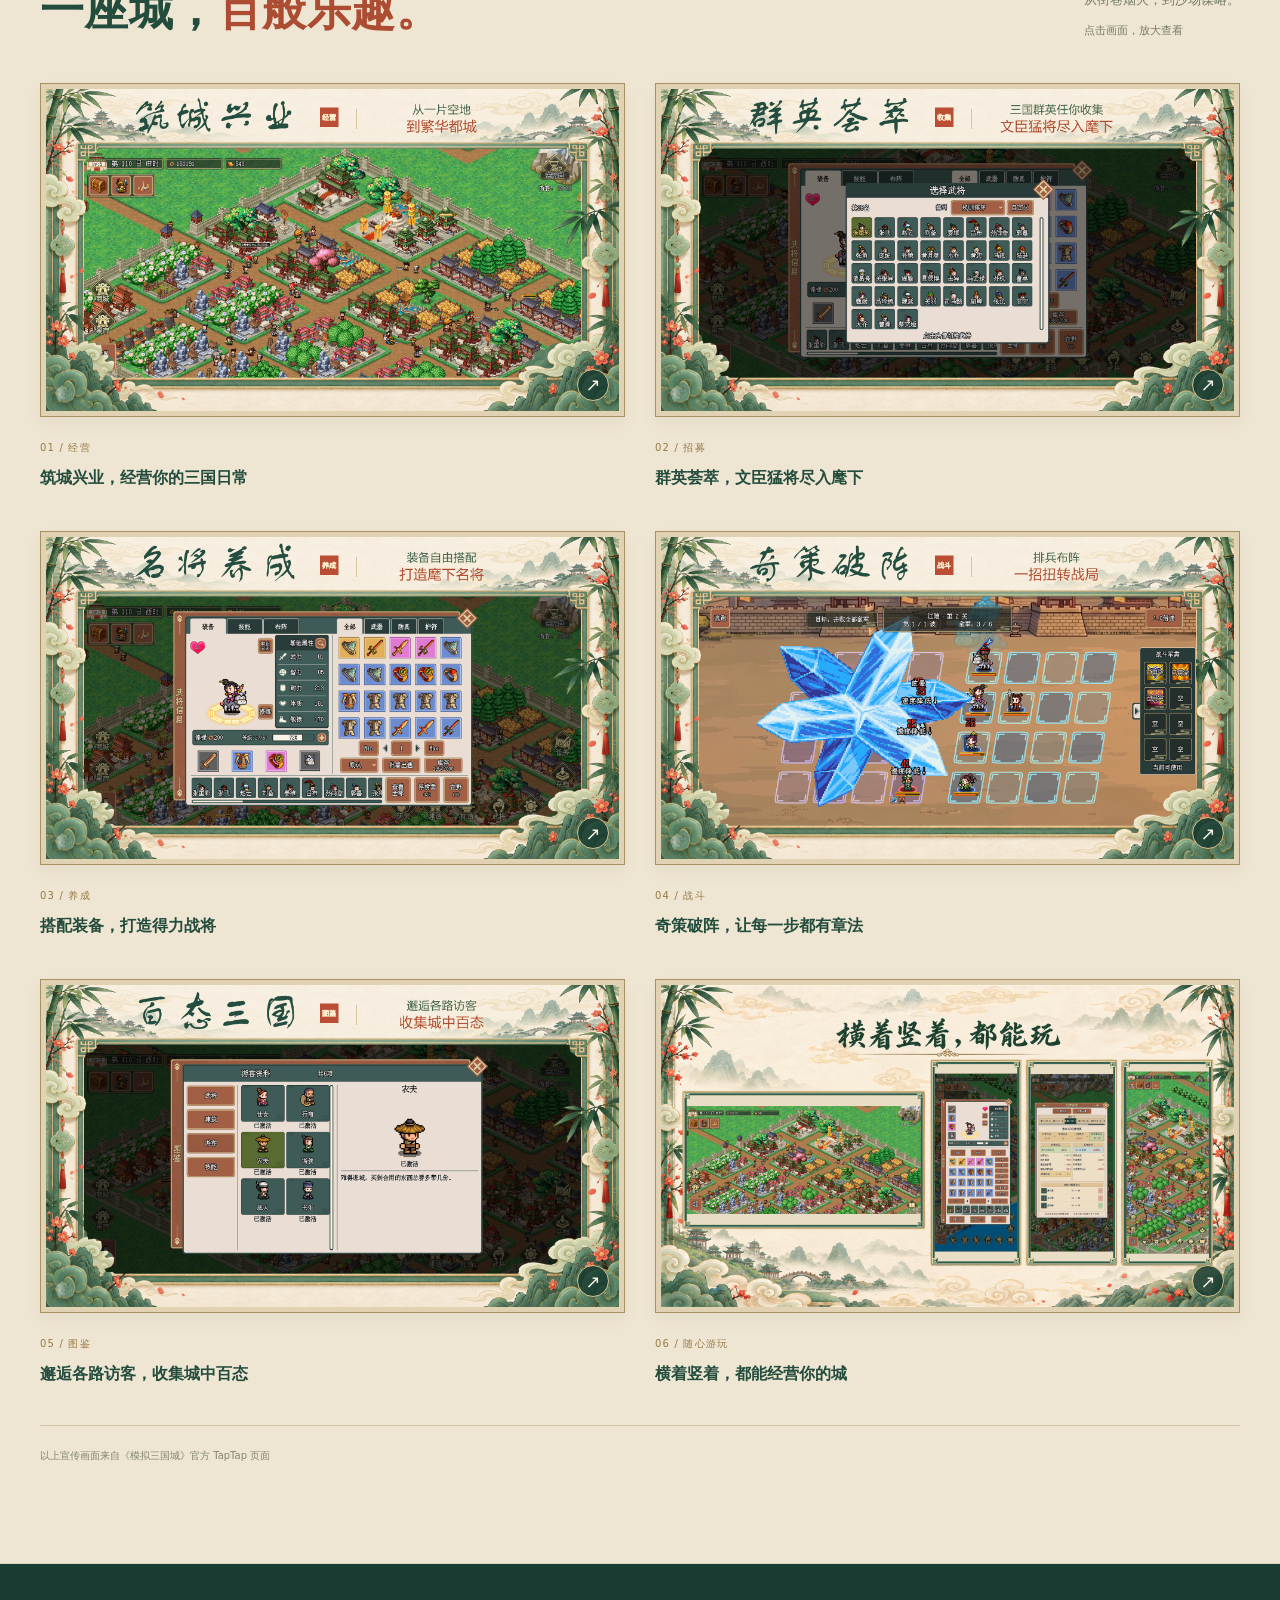
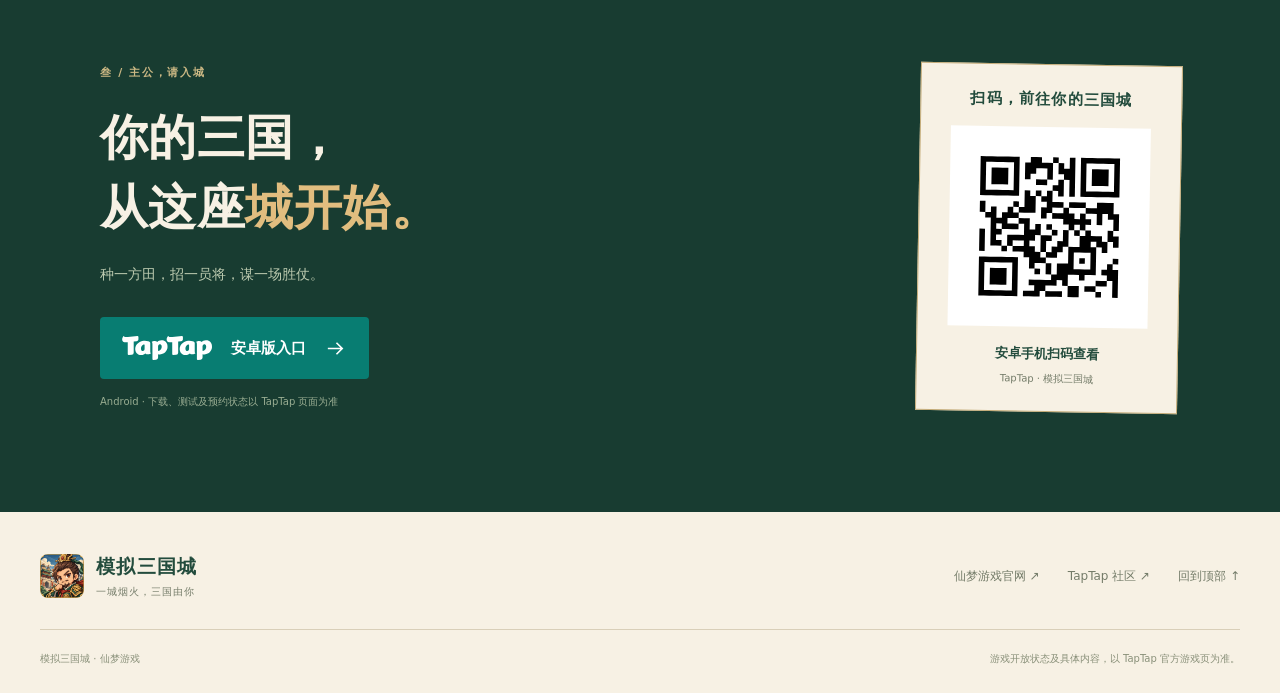
<file: 818856/index.html>
<!doctype html>
<html lang="zh-CN">
<head>
  <meta charset="utf-8">
  <meta name="viewport" content="width=device-width, initial-scale=1, viewport-fit=cover">
  <meta name="theme-color" content="#f7f1e4">
  <title>模拟三国城官网 — 一城烟火，三国由你</title>
  <meta name="description" content="模拟三国城，一款融合模拟经营与策略战斗的像素游戏。规划城池、建造农田、打造装备，招募三国名将并排兵布阵。前往 TapTap 查看安卓版信息。">
  <link rel="canonical" href="https://wt8930419-ai.github.io/xianmeng-games/818856/">
  <meta property="og:type" content="website">
  <meta property="og:title" content="模拟三国城 — 一城烟火，三国由你">
  <meta property="og:description" content="从一片空地开始，经营自己的三国城。种田兴业，招募群英，排兵布阵。">
  <meta property="og:url" content="https://wt8930419-ai.github.io/xianmeng-games/818856/">
  <meta property="og:image" content="https://wt8930419-ai.github.io/xianmeng-games/818856/media/cover.webp">
  <link rel="icon" href="./media/icon.webp">
  <link rel="preload" as="image" href="./media/cover.webp" fetchpriority="high">
  <link rel="stylesheet" href="./styles.css">
  <script src="./app.js" defer></script>
</head>
<body>
  <a class="skip-link" href="#main">跳至主要内容</a>
  <svg class="icon-defs" xmlns="http://www.w3.org/2000/svg" aria-hidden="true">
    <symbol id="arrow" viewBox="0 0 24 24"><path d="M4 12h15m-6-6 6 6-6 6"/></symbol>
    <symbol id="qr" viewBox="0 0 24 24"><path d="M3 3h6v6H3zM15 3h6v6h-6zM3 15h6v6H3zM15 15h2v2h-2zM21 15v6h-6M12 3v3M3 12h3M12 12h5M12 18v3"/></symbol>
    <symbol id="close" viewBox="0 0 24 24"><path d="m6 6 12 12M18 6 6 18"/></symbol>
  </svg>

  <header class="site-header"><div class="header-inner wrap">
    <a class="brand" href="#home" aria-label="模拟三国城首页"><img src="./media/icon.webp" width="44" height="44" alt=""><span>模拟三国城<small>像素三国 · 经营与策略</small></span></a>
    <nav class="site-nav" id="site-nav" aria-label="主导航"><a href="#adventure">城主手记</a><a href="#gallery">游戏画面</a><a href="../">仙梦游戏官网 ↗</a></nav>
    <a class="tap-button header-cta" href="https://tap.cn/ym5VvhoJ" target="_blank" rel="noopener noreferrer" aria-label="前往 TapTap 查看模拟三国城安卓版"><img src="./media/taptap-logo.svg" width="76" height="20" alt="TapTap"><span>安卓版入口</span></a>
    <button class="menu-toggle" type="button" aria-controls="site-nav" aria-expanded="false" aria-label="打开导航"><span></span><span></span></button>
  </div></header>

  <main id="main">
    <section class="hero" id="home" aria-labelledby="hero-title"><div class="hero-inner wrap">
      <div class="hero-copy"><p class="eyebrow">模拟三国城 / 像素经营 · 策略战斗</p><h1 id="hero-title">一城烟火，<br>三国<span>由你。</span></h1><p class="hero-description">种田兴业，招募群英，排兵布阵。<br>从一片空地开始，经营自己的三国城。</p>
        <div class="hero-actions"><a class="tap-button tap-button-large" href="https://tap.cn/ym5VvhoJ" target="_blank" rel="noopener noreferrer" aria-label="通过 TapTap 进入模拟三国城安卓版页面"><img src="./media/taptap-logo.svg" width="91" height="24" alt="TapTap"><span>安卓版入口</span><svg class="icon" aria-hidden="true"><use href="#arrow"/></svg></a><button class="qr-button qr-trigger" type="button" aria-label="打开 TapTap 安卓版二维码"><svg class="icon" aria-hidden="true"><use href="#qr"/></svg></button></div>
        <p class="platform-note">Android · 下载、测试及预约状态以 TapTap 页面为准</p><a class="scroll-link" href="#adventure"><span aria-hidden="true">↓</span> 翻开你的城主手记</a>
      </div>
      <figure class="hero-visual"><div class="hero-seal" aria-hidden="true">主公<br>请入城</div><div class="picture-frame"><img src="./media/cover.webp" width="1920" height="1080" alt="模拟三国城官方封面，像素城池里有农田、商铺、楼阁与往来的居民" fetchpriority="high"></div><figcaption><span>城中有田，麾下有将</span><span>模拟三国城 · 官方画面</span></figcaption></figure>
    </div><div class="hero-foot wrap"><span>经营一座城</span><i aria-hidden="true"></i><span>结识一群人</span><i aria-hidden="true"></i><span>谋划一场胜仗</span></div></section>

    <section class="adventure section wrap" id="adventure" aria-labelledby="adventure-title"><div class="adventure-heading"><p class="eyebrow">壹 / 城主手记</p><h2 id="adventure-title">城里种田，<br>城外<span>点兵。</span></h2><p>一边经营城中日常，<br>一边与名将谋划下一步。<br>用自己的节奏，写下这座城的故事。</p><div class="chapter-mark" aria-hidden="true"><i></i><span>城</span><i></i></div></div>
      <ol class="adventure-list">
        <li><span class="list-number">01</span><div><h3>筑城兴业，把空地变成家园</h3><p>规划城池，建造农田与各式建筑。在街巷与田亩之间，经营一座热闹的三国城。</p></div><span class="list-symbol" aria-hidden="true">筑</span></li>
        <li><span class="list-number">02</span><div><h3>招募群英，让名将齐聚麾下</h3><p>结识吕布、诸葛亮等三国名将，为喜欢的武将搭配装备，慢慢培养自己的班底。</p></div><span class="list-symbol" aria-hidden="true">将</span></li>
        <li><span class="list-number">03</span><div><h3>打造装备，养出你的得力战将</h3><p>在经营之余锻造装备，搭配武器、防具与护符，让麾下武将各展所长。</p></div><span class="list-symbol" aria-hidden="true">养</span></li>
        <li><span class="list-number">04</span><div><h3>排兵布阵，用巧思应对战局</h3><p>组合武将与特色兵种，安排阵容、施展技能，在策略战斗里找到破阵之法。</p></div><span class="list-symbol" aria-hidden="true">谋</span></li>
      </ol>
    </section>

    <section class="gallery-section" id="gallery" aria-labelledby="gallery-title"><div class="section wrap"><div class="section-heading"><div><p class="eyebrow">贰 / 游戏画面</p><h2 id="gallery-title">一座城，<span>百般乐趣。</span></h2></div><p>从街巷烟火，到沙场谋略。<br><small>点击画面，放大查看</small></p></div>
      <div class="gallery-track">
        <figure><button class="gallery-open" data-image="./media/screenshot-1.webp" data-caption="筑城兴业 · 从一片空地到繁华都城" type="button" aria-label="放大画面：筑城兴业"><img src="./media/screenshot-1.webp" width="1920" height="1080" alt="农田、楼阁与商铺相连的像素城池，居民在街巷间往来" loading="lazy"><span class="expand-tag" aria-hidden="true">↗</span></button><figcaption><span>01 / 经营</span><h3>筑城兴业，经营你的三国日常</h3></figcaption></figure>
        <figure><button class="gallery-open" data-image="./media/screenshot-6.webp" data-caption="群英荟萃 · 招募三国名将" type="button" aria-label="放大画面：群英荟萃"><img src="./media/screenshot-6.webp" width="1920" height="1080" alt="武将选择界面展示张飞、赵云、吕布与诸葛亮等三国人物" loading="lazy"><span class="expand-tag" aria-hidden="true">↗</span></button><figcaption><span>02 / 招募</span><h3>群英荟萃，文臣猛将尽入麾下</h3></figcaption></figure>
        <figure><button class="gallery-open" data-image="./media/screenshot-4.webp" data-caption="名将养成 · 自由搭配装备" type="button" aria-label="放大画面：名将养成"><img src="./media/screenshot-4.webp" width="1920" height="1080" alt="武将养成界面，展示武器、防具、护符与武将属性" loading="lazy"><span class="expand-tag" aria-hidden="true">↗</span></button><figcaption><span>03 / 养成</span><h3>搭配装备，打造得力战将</h3></figcaption></figure>
        <figure><button class="gallery-open" data-image="./media/screenshot-3.webp" data-caption="奇策破阵 · 排兵布阵扭转战局" type="button" aria-label="放大画面：奇策破阵"><img src="./media/screenshot-3.webp" width="1920" height="1080" alt="像素武将在阵列中对战，技能在战场上展开" loading="lazy"><span class="expand-tag" aria-hidden="true">↗</span></button><figcaption><span>04 / 战斗</span><h3>奇策破阵，让每一步都有章法</h3></figcaption></figure>
        <figure><button class="gallery-open" data-image="./media/screenshot-5.webp" data-caption="百态三国 · 邂逅城中访客" type="button" aria-label="放大画面：百态三国"><img src="./media/screenshot-5.webp" width="1920" height="1080" alt="城中游客图鉴，展示农夫、行商、游侠与书生等角色" loading="lazy"><span class="expand-tag" aria-hidden="true">↗</span></button><figcaption><span>05 / 图鉴</span><h3>邂逅各路访客，收集城中百态</h3></figcaption></figure>
        <figure><button class="gallery-open" data-image="./media/screenshot-2.webp" data-caption="横竖随心 · 以自己的方式经营" type="button" aria-label="放大画面：横竖随心"><img src="./media/screenshot-2.webp" width="1920" height="1080" alt="官方宣传画面对比横屏和竖屏下的城池、武将与经营界面" loading="lazy"><span class="expand-tag" aria-hidden="true">↗</span></button><figcaption><span>06 / 随心游玩</span><h3>横着竖着，都能经营你的城</h3></figcaption></figure>
      </div><p class="gallery-hint">以上宣传画面来自《模拟三国城》官方 TapTap 页面<span>手机上左右滑动，看看更多 →</span></p>
    </div></section>

    <section class="download-section" id="download" aria-labelledby="download-title"><div class="download-inner wrap section"><div class="download-copy"><p class="eyebrow">叁 / 主公，请入城</p><h2 id="download-title">你的三国，<br>从这座<span>城开始。</span></h2><p>种一方田，招一员将，谋一场胜仗。</p><div class="download-actions"><a class="tap-button tap-button-large" href="https://tap.cn/ym5VvhoJ" target="_blank" rel="noopener noreferrer" aria-label="前往 TapTap 查看模拟三国城安卓版"><img src="./media/taptap-logo.svg" width="91" height="24" alt="TapTap"><span>安卓版入口</span><svg class="icon" aria-hidden="true"><use href="#arrow"/></svg></a></div><p class="platform-note">Android · 下载、测试及预约状态以 TapTap 页面为准</p></div><div class="download-qr"><p class="qr-label">扫码，前往你的三国城</p><a href="https://tap.cn/ym5VvhoJ" target="_blank" rel="noopener noreferrer" aria-label="打开二维码对应的 TapTap 安卓版页面"><img src="./media/play-qr.svg" width="184" height="184" alt="模拟三国城 TapTap 安卓版入口二维码"></a><strong>安卓手机扫码查看</strong><small>TapTap · 模拟三国城</small></div></div></section>
  </main>

  <footer class="site-footer wrap"><div class="footer-top"><a class="brand" href="#home"><img src="./media/icon.webp" width="40" height="40" alt=""><span>模拟三国城<small>一城烟火，三国由你</small></span></a><div class="footer-links"><a href="../">仙梦游戏官网 ↗</a><a href="https://www.taptap.cn/app/818856/topic" target="_blank" rel="noopener noreferrer">TapTap 社区 ↗</a><a href="#home">回到顶部 ↑</a></div></div><div class="footer-bottom"><p>模拟三国城 · 仙梦游戏</p><p>游戏开放状态及具体内容，以 TapTap 官方游戏页为准。</p></div></footer>
  <aside class="mobile-download" aria-label="安卓版入口"><div><img src="./media/icon.webp" width="42" height="42" alt=""><span>模拟三国城<small>像素经营 · 策略战斗</small></span></div><a class="tap-button" href="https://tap.cn/ym5VvhoJ" target="_blank" rel="noopener noreferrer" aria-label="打开模拟三国城安卓版 TapTap 页面"><img src="./media/taptap-logo.svg" width="68" height="18" alt="TapTap"><span>安卓版入口</span></a></aside>

  <dialog class="qr-dialog" id="qr-dialog" aria-labelledby="qr-title"><button class="dialog-close" type="button" aria-label="关闭扫码窗口"><svg class="icon" aria-hidden="true"><use href="#close"/></svg></button><img class="dialog-icon" src="./media/icon.webp" width="64" height="64" alt=""><p class="eyebrow">模拟三国城</p><h2 id="qr-title">主公，请入城。</h2><p>安卓手机扫一扫，前往 TapTap</p><img class="qr-large" src="./media/play-qr.svg" width="232" height="232" alt="模拟三国城安卓版入口二维码"><a class="tap-button" href="https://tap.cn/ym5VvhoJ" target="_blank" rel="noopener noreferrer"><img src="./media/taptap-logo.svg" width="76" height="20" alt="TapTap"><span>在本机打开</span><svg class="icon" aria-hidden="true"><use href="#arrow"/></svg></a><small>下载、测试及预约状态以 TapTap 页面为准</small></dialog>
  <dialog class="image-dialog" id="image-dialog" aria-labelledby="image-caption"><button class="dialog-close" type="button" aria-label="关闭游戏大图"><svg class="icon" aria-hidden="true"><use href="#close"/></svg></button><img id="lightbox-image" src="./media/screenshot-1.webp" width="1920" height="1080" alt=""><div class="lightbox-bottom"><button class="lightbox-prev" type="button" aria-label="上一张画面">←</button><p id="image-caption"></p><button class="lightbox-next" type="button" aria-label="下一张画面">→</button></div></dialog>
  <noscript><style>.qr-trigger,.menu-toggle,.expand-tag{display:none}.site-nav{display:flex}.gallery-open{cursor:default}</style></noscript>
</body>
</html>
</file>
<file: styles.css>
:root{font-family:"Microsoft YaHei","PingFang SC",system-ui,sans-serif;color:#244b3d;background:#f7f1e4;color-scheme:light}*{box-sizing:border-box}html{scroll-behavior:smooth;scroll-padding-top:25px}body{margin:0}a{color:inherit;text-decoration:none}img{display:block;max-width:100%;height:auto}h1,h2,h3,p{margin:0}a:focus-visible{outline:3px solid #ac4d33;outline-offset:6px}.wrap{width:min(1160px,calc(100% - 80px));margin-inline:auto}.skip-link{position:fixed;left:12px;top:-80px;padding:14px;background:#fff;z-index:10}.skip-link:focus{top:10px}
.site-header{display:flex;align-items:center;justify-content:space-between;gap:24px;padding-block:28px;border-bottom:1px solid #d9cfb8}.studio-brand{display:flex;align-items:center;gap:13px}.studio-mark{font-family:"STSong","SimSun",serif;font-size:27px;line-height:1;display:grid;place-items:center;width:44px;height:48px;background:#244b3d;color:#f7f1e4;border:3px double #e6d7b5;border-radius:3px}.studio-brand>span:last-child{font-size:18px;font-weight:700;letter-spacing:.12em}.studio-brand small{display:block;font-size:8px;font-weight:400;letter-spacing:.18em;margin-top:6px;color:#7d886f}.site-header nav{display:flex;align-items:center;gap:30px;font-size:12px;color:#6a785f}.site-header nav a:hover{color:#ac4d33}.intro{padding-block:70px 63px;display:flex;justify-content:space-between;align-items:end;gap:35px}.eyebrow{font-size:11px;font-weight:700;letter-spacing:.17em;color:#a65a3c;margin-bottom:18px}h1{font-family:"STSong","SimSun",serif;font-size:58px;line-height:1.35;letter-spacing:.025em}h1 span{color:#ac4d33}.intro-copy{font-size:13px;line-height:2;color:#727c66;padding-bottom:7px}.intro-copy a{display:inline-flex;align-items:center;gap:24px;border-bottom:1px solid #c3b58f;padding-bottom:5px;margin-top:20px;font-size:12px;color:#8e633c}.intro-copy a span{font-size:17px}
.collection-heading{display:flex;justify-content:space-between;align-items:center;border-bottom:1px solid #d9cfb8;padding-bottom:18px;margin-bottom:26px}.collection-heading h2{font-size:14px;letter-spacing:.12em}.collection-heading>span{font-size:9px;letter-spacing:.2em;color:#9b947e}.game-card{display:grid;grid-template-columns:1.5fr 1fr;min-width:0;background:#fffaf0;border:1px solid #d9cfb8;overflow:hidden;border-radius:5px}.cover-link{display:flex;align-items:center;position:relative;overflow:hidden;background:#e7dec8;min-width:0}.cover-link>img{width:100%;height:auto;aspect-ratio:16/9;object-fit:contain;transition:transform .4s}.cover-link:hover>img{transform:scale(1.015)}.cover-label{position:absolute;left:18px;top:18px;font-size:10px;letter-spacing:.08em;background:#fffaf0f2;padding:8px 12px;border:1px solid #d7c7a2;border-radius:3px}.cover-arrow{position:absolute;right:18px;bottom:18px;display:grid;place-items:center;border:1px solid #e9d6a5;background:#244b3de6;color:#fff;width:33px;height:33px;border-radius:50%;font-size:18px}.card-content{padding:32px 34px;align-self:center}.card-content .eyebrow{font-size:10px;margin-bottom:15px}.card-content h3{font-family:"STSong","SimSun",serif;font-size:34px;letter-spacing:.04em}.game-tagline{font-size:16px;line-height:1.8;color:#a45d3e;margin-top:13px}.game-description{font-size:12px;line-height:2;color:#76806a;margin-top:12px}.game-link{display:flex;justify-content:space-between;align-items:center;background:#244b3d;color:#fffaf0;padding:14px 18px;margin-top:26px;font-size:12px;font-weight:700;border-radius:3px}.game-link span{font-size:20px}.game-link:hover{background:#336149}.card-content>small{display:block;font-size:9px;color:#929680;margin-top:11px}
.studio-note{display:flex;align-items:center;gap:24px;padding-block:46px 48px}.studio-note>span{font-family:"STSong","SimSun",serif;color:#ac9370;font-size:37px}.studio-note h2{font-family:"STSong","SimSun",serif;font-size:21px;font-weight:500;line-height:1.6}.studio-note p{font-size:11px;color:#8c927e;margin-top:5px;line-height:1.8}.studio-note>a{margin-left:auto;white-space:nowrap;font-size:11px;color:#7c866c}.studio-note>a:hover{color:#ac4d33}.site-footer{border-top:1px solid #d9cfb8;display:flex;justify-content:space-between;gap:20px;padding-block:24px 28px;font-size:10px;color:#8b927c;line-height:1.8}
.game-card+.game-card{margin-top:28px}
@media(max-width:1000px){.wrap{width:calc(100% - 48px)}.intro{padding-block:58px}h1{font-size:50px}.game-card{grid-template-columns:1.3fr 1fr}.card-content{padding:25px}.card-content h3{font-size:30px}.game-description{font-size:11px}}
@media(max-width:760px){.game-card{grid-template-columns:1fr}.cover-link>img{aspect-ratio:16/9}.card-content{padding:27px 28px}.game-description{font-size:12px}.intro-copy{font-size:12px}.studio-note{gap:18px}.studio-note h2{font-size:19px}.studio-note p{font-size:10px}.studio-note>a{font-size:10px}}
@media(max-width:580px){.wrap{width:calc(100% - 36px)}.site-header{padding-block:22px;gap:15px}.studio-brand{gap:9px}.studio-mark{font-size:23px;width:37px;height:42px}.studio-brand>span:last-child{font-size:15px}.studio-brand small{font-size:6px;letter-spacing:.14em}.site-header nav{gap:15px;font-size:10px}.intro{display:block;padding-block:40px}.eyebrow{font-size:10px;margin-bottom:15px}h1{font-size:44px}.intro-copy{font-size:12px;margin-top:23px;line-height:1.9}.intro-copy a{margin-top:15px;font-size:11px}.collection-heading{margin-bottom:22px}.collection-heading h2{font-size:12px}.collection-heading>span{font-size:8px}.cover-label{left:13px;top:13px;font-size:9px;padding:7px 9px}.card-content{padding:25px}.card-content h3{font-size:30px}.game-tagline{font-size:15px}.game-description{font-size:11px}.studio-note{padding-block:34px;gap:15px;align-items:flex-start;flex-wrap:wrap}.studio-note>span{font-size:31px}.studio-note>div{flex:1;min-width:220px}.studio-note h2{font-size:19px}.studio-note>a{margin-left:46px;margin-top:0}.site-footer{flex-direction:column;gap:7px;font-size:9px;padding-block:21px 26px}}
@media(max-width:359px){.site-header nav{gap:11px;font-size:9px}.studio-brand>span:last-child{font-size:14px}.studio-brand small{font-size:5px}.studio-mark{width:32px;height:37px;font-size:22px}.studio-note>div{min-width:0}.studio-note h2{font-size:17px}h1{font-size:40px}}
@media(prefers-reduced-motion:reduce){html{scroll-behavior:auto}*{transition:none!important}}
</file>
<file: 1007741/styles.css>
:root{--forest:#252237;--forest-deep:#181522;--ink:#3f3442;--cream:#f7f2e8;--paper:#ede4d6;--gold:#f4c982;--muted:#685961;--tap:#8d4e32;--line:#d9cabc;color-scheme:light;font-family:"Microsoft YaHei","PingFang SC",system-ui,sans-serif;color:var(--ink);background:var(--cream)}
*{box-sizing:border-box}html{scroll-behavior:smooth;scroll-padding-top:100px}body{margin:0}body.dialog-open{overflow:hidden}a{color:inherit;text-decoration:none}button{font:inherit;color:inherit;cursor:pointer}img{display:block;max-width:100%;height:auto}button,a{-webkit-tap-highlight-color:transparent}button{border:0}figure,p,h1,h2,h3{margin:0}button:focus-visible,a:focus-visible{outline:3px solid #d29326;outline-offset:6px}.wrap{width:min(1160px,calc(100% - 80px));margin-inline:auto}.section{padding-block:112px}.icon-defs{position:absolute;width:0;height:0;overflow:hidden}.icon{width:23px;height:23px;fill:none;stroke:currentColor;stroke-width:1.7;flex:none}.skip-link{position:fixed;left:12px;top:-80px;background:var(--cream);padding:14px;z-index:100}.skip-link:focus{top:10px}.eyebrow{font-size:12px;letter-spacing:.16em;line-height:1.6;font-weight:700}.diamond{font-size:10px;margin-right:8px;color:var(--gold)}
.site-header{background:var(--forest-deep);color:var(--cream);border-bottom:1px solid #ffffff14;position:sticky;top:0;z-index:20}.header-inner{min-height:82px;display:flex;align-items:center;gap:36px}.brand{display:inline-flex;gap:12px;align-items:center;flex:none}.brand>img{border-radius:10px;width:44px;height:44px;object-fit:cover}.brand>span{font-size:19px;font-weight:700;letter-spacing:.07em}.brand small{display:block;font-size:10px;font-weight:400;letter-spacing:.12em;margin-top:5px;opacity:.65}.site-nav{display:flex;gap:28px;margin-left:auto;font-size:13px;color:#e3d0d1}.site-nav a{padding-block:12px}.site-nav a:hover{color:var(--gold)}.tap-button{white-space:nowrap;display:inline-flex;align-items:center;justify-content:center;gap:14px;background:var(--tap);color:#fff;font-size:13px;font-weight:700;min-height:46px;padding:12px 18px;border-radius:5px;transition:background .18s,transform .18s}.tap-button img{object-fit:contain}.tap-button:hover{background:#77402a;transform:translateY(-2px)}.tap-button-large{font-size:15px;min-height:62px;padding:18px 22px;gap:18px}.menu-toggle{display:none;background:transparent;width:38px;height:38px;padding:8px}.menu-toggle span{display:block;background:var(--cream);height:2px;margin:6px 0}
.hero{color:var(--cream);background:radial-gradient(ellipse at 80% 40%,#59445a 0,transparent 58%),var(--forest);overflow:hidden}.hero-inner{min-height:748px;display:grid;grid-template-columns:1fr .94fr;align-items:center;gap:70px;padding-block:50px 58px}.hero-copy{padding-block:24px}.hero .eyebrow{color:#ead8d8}.hero h1{font-family:"STSong","SimSun",serif;font-size:clamp(44px,4.65vw,64px);line-height:1.36;letter-spacing:.015em;font-weight:800;margin-top:25px}.hero h1 span{display:inline-block;color:var(--gold)}.hero-description{font-size:15px;line-height:2;color:#ebd9d4;margin-top:24px}.hero-actions{display:flex;align-items:center;gap:14px;margin-top:34px}.qr-button{border:1px solid #d8c48d66;background:transparent;border-radius:5px;color:var(--gold);width:62px;height:62px;display:grid;place-items:center}.qr-button:hover{background:#ffffff0d}.qr-button .icon{width:27px;height:27px}.platform-note{color:#dfc5bf;font-size:11px;line-height:1.8;margin-top:15px}.scroll-link{display:flex;align-items:center;gap:12px;font-size:12px;color:#e1c8bc;margin-top:52px}.scroll-mark{display:grid;place-items:center;border:1px solid #ffffff30;border-radius:50%;width:29px;height:29px;font-size:17px}.hero-visual{position:relative;width:min(100%,422px);justify-self:end;transform:none}.poster-frame{padding:7px;border:1px solid #ad7c5a;background:#181522;box-shadow:15px 18px 0 #0a211b40,0 25px 65px #0004}.poster-frame img{width:100%;aspect-ratio:2/3;object-fit:contain}.hero-visual figcaption{display:flex;justify-content:space-between;align-items:center;margin:15px 5px 0;color:var(--gold);font-size:10px;letter-spacing:.18em}.hero-foot{border-top:1px solid #d9d3b129;display:flex;gap:20px;align-items:center;padding-block:21px;font-size:10px;letter-spacing:.18em;color:#dfc4c4}.hero-foot-line{height:1px;width:42px;background:var(--gold)}
h2{font-family:"STSong","SimSun",serif;font-size:44px;font-weight:800;line-height:1.45;letter-spacing:.01em}h2 span{display:inline-block;color:#8f7039}.adventure{display:grid;grid-template-columns:.85fr 1.15fr;gap:90px}.adventure .eyebrow,.gallery-section .eyebrow{color:#8c713f;margin-bottom:18px}.adventure-heading>p:not(.eyebrow){font-size:14px;line-height:2;color:var(--muted);margin-top:24px}.chapter-mark{display:flex;align-items:center;gap:14px;margin-top:50px;color:#aa8c50;width:210px;font-family:serif;font-size:13px}.chapter-mark i{height:1px;flex:1;background:#c8bc9d}.adventure-list{list-style:none;padding:0;margin:0}.adventure-list li{border-top:1px solid var(--line);padding:26px 0;display:flex;align-items:flex-start;gap:20px}.adventure-list li:last-child{border-bottom:1px solid var(--line)}.list-number{font-family:Georgia,serif;color:#98783d;font-size:13px;line-height:2}.adventure-list h3{font-size:18px;line-height:1.7;font-weight:700}.adventure-list p{font-size:13px;line-height:1.9;color:var(--muted);margin-top:8px}.list-symbol{font-size:29px;color:#bca576;margin-left:8px;line-height:1.3}
.gallery-section{background:var(--paper);border-top:1px solid #d9cabc}.section-heading{display:flex;justify-content:space-between;align-items:end;gap:24px;margin-bottom:42px}.section-heading>p{font-size:13px;line-height:1.9;color:var(--muted)}.section-heading small{display:inline-block;font-size:11px;margin-top:8px}.gallery-track{display:grid;grid-template-columns:repeat(4,minmax(0,1fr));gap:30px}.gallery-open{position:relative;padding:6px;background:var(--forest);border:1px solid #ad7c5a;width:100%;display:block;box-shadow:0 9px 22px #352d1410;transition:transform .2s}.gallery-open:hover{transform:translateY(-5px)}.gallery-open img{width:100%;aspect-ratio:768/1376;object-fit:contain}.expand-tag{position:absolute;right:14px;top:14px;background:#231c2ade;color:var(--cream);border:1px solid #e0c08066;border-radius:50%;width:33px;height:33px;display:grid;place-items:center;font-size:18px}.gallery-track figcaption{padding:22px 0 0}.gallery-track figcaption>span{font-size:10px;letter-spacing:.12em;color:#8c713f}.gallery-track h3{font-size:16px;margin-top:10px;line-height:1.8}.gallery-hint{display:flex;justify-content:space-between;font-size:10px;color:#66555d;border-top:1px solid #d9cabc;padding-top:24px;margin-top:40px}.gallery-hint span{display:none}
.download-section{background:var(--forest-deep);color:var(--cream)}.download-inner{display:flex;align-items:center;justify-content:space-between;gap:50px;padding-inline:58px}.download-copy .eyebrow{color:#e1c1a5;margin-bottom:20px}.download-copy h2{font-size:48px}.download-copy h2 span{color:var(--gold)}.download-copy>p:not(.eyebrow):not(.platform-note){color:#ead3c8;line-height:1.8;margin-top:20px;font-size:14px}.download-copy>.tap-button{margin-top:32px}.download-qr{background:#faf6e9;padding:25px 32px;min-width:250px;color:var(--ink);text-align:center;border:1px solid #d9be80;position:relative;transform:rotate(2deg)}.download-qr::before{content:"◆";position:absolute;top:-9px;left:calc(50% - 7px);color:var(--gold);font-size:14px}.qr-label{font-family:"STSong","SimSun",serif;font-size:15px;font-weight:700;letter-spacing:.1em;margin-bottom:18px}.download-qr>a{display:block;background:#fff;padding:8px;margin-inline:auto;max-width:200px}.download-qr img{width:184px;height:184px}.download-qr strong{font-size:13px;display:block;margin-top:20px}.download-qr small{font-size:10px;color:var(--muted);display:block;margin-top:9px}.site-footer{padding-block:45px 25px}.footer-top{display:flex;justify-content:space-between;align-items:center;gap:24px}.footer-links{display:flex;gap:28px;font-size:12px;color:var(--muted)}.footer-links a:hover{color:#8a6123}.footer-bottom{border-top:1px solid var(--line);padding-top:22px;margin-top:30px;display:flex;justify-content:space-between;gap:20px;font-size:10px;color:#685961;line-height:1.8}.mobile-download{display:none}
dialog{padding:0;border:1px solid #b7a06c;background:var(--cream);color:var(--ink);box-shadow:0 25px 90px #0007;max-width:calc(100vw - 32px)}dialog::backdrop{background:#160e1bd9;backdrop-filter:blur(4px)}.dialog-close{position:absolute;top:12px;right:12px;display:grid;place-items:center;width:36px;height:36px;background:var(--forest);color:var(--cream);border-radius:50%;z-index:2}.qr-dialog{width:400px;max-height:calc(100dvh - 32px);overflow:auto;text-align:center;padding:32px 30px;border-radius:8px}.dialog-icon{width:64px;height:64px;object-fit:cover;border-radius:15px;margin:0 auto 15px}.qr-dialog .eyebrow{color:#98783d}.qr-dialog h2{font-size:22px;margin-top:12px}.qr-dialog>p:not(.eyebrow){font-size:12px;color:var(--muted);margin-top:12px}.qr-large{background:#fff;width:232px;height:232px;padding:10px;margin:20px auto}.qr-dialog>.tap-button{width:100%}.qr-dialog>small{display:block;font-size:10px;color:var(--muted);margin-top:13px}.image-dialog{width:auto;max-height:calc(100dvh - 32px);background:var(--forest-deep);color:var(--cream);overflow:auto;border-radius:5px}.image-dialog>img{display:block;width:auto;max-width:min(82vw,440px);height:auto;max-height:calc(100dvh - 112px);object-fit:contain;margin:auto}.lightbox-bottom{display:flex;gap:14px;align-items:center;justify-content:space-between;padding:15px 12px}.lightbox-bottom p{font-size:11px;text-align:center;line-height:1.5}.lightbox-bottom button{background:#ffffff15;color:var(--cream);border:1px solid #e3c99250;width:36px;height:36px;border-radius:50%;flex:none}.lightbox-bottom button:disabled{opacity:.3;cursor:default}
.hero-actions{flex-wrap:wrap}.download-actions{display:flex;flex-wrap:wrap;gap:12px;margin-top:32px}
@media(min-width:1600px){.hero-inner{min-height:795px;padding-block:65px}.hero-visual{width:445px}}
@media(max-width:1050px){.wrap{width:calc(100% - 56px)}.header-inner{gap:23px}.site-nav{gap:18px}.hero-inner{gap:34px;min-height:660px}.hero h1{font-size:48px}.hero-visual{max-width:370px}.adventure{gap:45px}.download-inner{padding-inline:20px}.gallery-track{gap:22px}.footer-links{gap:18px}}
@media(max-width:760px){html{scroll-padding-top:84px}.wrap{width:calc(100% - 40px)}.section{padding-block:70px}.header-inner{min-height:72px;gap:15px}.brand>img{width:38px;height:38px}.brand>span{font-size:17px}.brand small{font-size:9px}.header-cta{margin-left:auto;min-height:39px;padding:10px 12px;gap:8px}.header-cta img{width:62px;height:17px}.header-cta span{display:none}.menu-toggle{display:block;flex:none}.site-nav{display:none;position:absolute;left:0;right:0;top:72px;background:var(--forest-deep);padding:18px 24px;margin:0;border-top:1px solid #ffffff16;flex-direction:column;gap:5px}.site-nav.is-open{display:flex}.hero-inner{grid-template-columns:1fr;gap:30px;padding-top:40px;padding-bottom:32px}.hero-copy{padding:0}.hero h1{font-size:44px;margin-top:18px;line-height:1.36}.hero-description{font-size:13px;margin-top:18px}.hero-actions{margin-top:25px}.tap-button-large{min-height:56px;padding:16px 19px;gap:13px;font-size:14px}.tap-button-large>img{width:83px;height:22px}.qr-button{width:56px;height:56px}.scroll-link{margin-top:28px;font-size:11px}.hero-visual{width:min(100% - 16px,385px);justify-self:center;transform:rotate(1deg);margin-top:12px}.hero-foot{font-size:9px;letter-spacing:.08em;gap:12px;padding-block:20px}.hero-foot-line{width:20px}.eyebrow{font-size:10px}h2{font-size:34px}.adventure{grid-template-columns:1fr;gap:34px}.adventure-heading>p:not(.eyebrow){font-size:13px;margin-top:18px}.chapter-mark{display:none}.adventure-list li{padding:22px 0;gap:16px}.adventure-list h3{font-size:17px}.adventure-list p{font-size:12px}.section-heading{display:block;margin-bottom:28px}.section-heading>p{font-size:12px;margin-top:16px}.section-heading small{display:none}.gallery-track{display:flex;overflow-x:auto;scroll-snap-type:x mandatory;gap:18px;padding:0 0 17px;scrollbar-width:thin;scrollbar-color:#ad9259 transparent}.gallery-track>figure{flex:0 0 78%;scroll-snap-align:start;min-width:0}.gallery-track h3{font-size:15px}.gallery-track figcaption{padding-top:18px}.gallery-hint{display:block;margin-top:20px;padding-top:18px;line-height:1.9}.gallery-hint span{display:block;margin-top:7px}.download-inner{flex-direction:column;align-items:flex-start;padding-inline:0;gap:42px}.download-copy h2{font-size:37px}.download-copy>p:not(.eyebrow):not(.platform-note){font-size:13px}.download-qr{align-self:center;transform:rotate(1deg);padding:24px 30px}.site-footer{padding-block:34px 110px}.footer-top{align-items:flex-start;flex-direction:column;gap:28px}.footer-links{font-size:11px;gap:22px;flex-wrap:wrap}.footer-bottom{flex-direction:column;gap:8px;font-size:9px;margin-top:25px}.mobile-download{position:fixed;bottom:0;left:0;right:0;background:#f7f2e8f5;border-top:1px solid #d9cabc;backdrop-filter:blur(10px);z-index:15;display:flex;align-items:center;justify-content:space-between;gap:12px;padding:10px 18px max(10px,env(safe-area-inset-bottom))}.mobile-download>div{display:flex;align-items:center;gap:10px}.mobile-download>div>img{width:39px;height:39px;border-radius:9px;object-fit:cover}.mobile-download>div>span{min-width:0;font-size:12px;font-weight:700}.mobile-download small{max-width:116px;overflow:hidden;text-overflow:ellipsis;white-space:nowrap;display:block;color:var(--muted);font-size:9px;font-weight:400;margin-top:4px}.mobile-download>.tap-button{flex-shrink:0;min-height:41px;padding:11px 13px;gap:8px;font-size:11px}.mobile-download>.tap-button img{width:61px;height:16px}.qr-dialog{padding:28px 22px}.qr-dialog h2{font-size:20px}}
@media(max-width:359px){.mobile-download{padding-inline:12px;gap:8px}.mobile-download>div{gap:7px;min-width:0}.mobile-download>div>span{white-space:nowrap}.mobile-download small{max-width:95px}.mobile-download>.tap-button{padding-inline:10px;gap:6px;font-size:10px}.mobile-download>.tap-button img{width:53px;height:14px}}
@media(prefers-reduced-motion:reduce){html{scroll-behavior:auto}*{transition:none!important}}
</file>
<file: 1007745/styles.css>
:root{--forest:#234e44;--forest-deep:#193c34;--ink:#294b40;--cream:#f7f6ed;--paper:#e7ede2;--gold:#e4c58b;--muted:#697c6d;--tap:#087d72;--line:#d1d9c8;color-scheme:light;font-family:"Microsoft YaHei","PingFang SC",system-ui,sans-serif;color:var(--ink);background:var(--cream)}
*{box-sizing:border-box}html{scroll-behavior:smooth;scroll-padding-top:100px}body{margin:0}body.dialog-open{overflow:hidden}a{color:inherit;text-decoration:none}button{font:inherit;color:inherit;cursor:pointer}img{display:block;max-width:100%;height:auto}button,a{-webkit-tap-highlight-color:transparent}button{border:0}figure,p,h1,h2,h3{margin:0}button:focus-visible,a:focus-visible{outline:3px solid #d29326;outline-offset:6px}.wrap{width:min(1160px,calc(100% - 80px));margin-inline:auto}.section{padding-block:112px}.icon-defs{position:absolute;width:0;height:0;overflow:hidden}.icon{width:23px;height:23px;fill:none;stroke:currentColor;stroke-width:1.7;flex:none}.skip-link{position:fixed;left:12px;top:-80px;background:var(--cream);padding:14px;z-index:100}.skip-link:focus{top:10px}.eyebrow{font-size:12px;letter-spacing:.16em;line-height:1.6;font-weight:700}.diamond{font-size:10px;margin-right:8px;color:var(--gold)}
.site-header{background:var(--forest-deep);color:var(--cream);border-bottom:1px solid #ffffff14;position:sticky;top:0;z-index:20}.header-inner{min-height:82px;display:flex;align-items:center;gap:36px}.brand{display:inline-flex;gap:12px;align-items:center;flex:none}.brand>img{border-radius:10px;width:44px;height:44px;object-fit:cover}.brand>span{font-size:19px;font-weight:700;letter-spacing:.07em}.brand small{display:block;font-size:10px;font-weight:400;letter-spacing:.12em;margin-top:5px;opacity:.65}.site-nav{display:flex;gap:28px;margin-left:auto;font-size:13px;color:#bfd2c3}.site-nav a{padding-block:12px}.site-nav a:hover{color:var(--gold)}.tap-button{white-space:nowrap;display:inline-flex;align-items:center;justify-content:center;gap:14px;background:var(--tap);color:#fff;font-size:13px;font-weight:700;min-height:46px;padding:12px 18px;border-radius:5px;transition:background .18s,transform .18s}.tap-button img{object-fit:contain}.tap-button:hover{background:#007565;transform:translateY(-2px)}.tap-button-large{font-size:15px;min-height:62px;padding:18px 22px;gap:18px}.menu-toggle{display:none;background:transparent;width:38px;height:38px;padding:8px}.menu-toggle span{display:block;background:var(--cream);height:2px;margin:6px 0}
.hero{color:var(--cream);background:radial-gradient(ellipse at 80% 40%,#4f7961 0,transparent 58%),var(--forest);overflow:hidden}.hero-inner{min-height:748px;display:grid;grid-template-columns:1fr .94fr;align-items:center;gap:70px;padding-block:50px 58px}.hero-copy{padding-block:24px}.hero .eyebrow{color:#d2e1cb}.hero h1{font-family:"STSong","SimSun",serif;font-size:clamp(44px,4.65vw,64px);line-height:1.36;letter-spacing:.015em;font-weight:800;margin-top:25px}.hero h1 span{display:inline-block;color:var(--gold)}.hero-description{font-size:15px;line-height:2;color:#c0d2bd;margin-top:24px}.hero-actions{display:flex;align-items:center;gap:14px;margin-top:34px}.qr-button{border:1px solid #d8c48d66;background:transparent;border-radius:5px;color:var(--gold);width:62px;height:62px;display:grid;place-items:center}.qr-button:hover{background:#ffffff0d}.qr-button .icon{width:27px;height:27px}.platform-note{color:#abc3ae;font-size:11px;line-height:1.8;margin-top:15px}.scroll-link{display:flex;align-items:center;gap:12px;font-size:12px;color:#c3d2bb;margin-top:52px}.scroll-mark{display:grid;place-items:center;border:1px solid #ffffff30;border-radius:50%;width:29px;height:29px;font-size:17px}.hero-visual{position:relative;width:min(100%,422px);justify-self:end;transform:none}.poster-frame{padding:7px;border:1px solid #8ba285;background:#193c34;box-shadow:15px 18px 0 #0a211b40,0 25px 65px #0004}.poster-frame img{width:100%;aspect-ratio:2/3;object-fit:contain}.hero-visual figcaption{display:flex;justify-content:space-between;align-items:center;margin:15px 5px 0;color:var(--gold);font-size:10px;letter-spacing:.18em}.hero-foot{border-top:1px solid #d9d3b129;display:flex;gap:20px;align-items:center;padding-block:21px;font-size:10px;letter-spacing:.18em;color:#b1c7ac}.hero-foot-line{height:1px;width:42px;background:var(--gold)}
h2{font-family:"STSong","SimSun",serif;font-size:44px;font-weight:800;line-height:1.45;letter-spacing:.01em}h2 span{display:inline-block;color:#8f7039}.adventure{display:grid;grid-template-columns:.85fr 1.15fr;gap:90px}.adventure .eyebrow,.gallery-section .eyebrow{color:#8c713f;margin-bottom:18px}.adventure-heading>p:not(.eyebrow){font-size:14px;line-height:2;color:var(--muted);margin-top:24px}.chapter-mark{display:flex;align-items:center;gap:14px;margin-top:50px;color:#aa8c50;width:210px;font-family:serif;font-size:13px}.chapter-mark i{height:1px;flex:1;background:#c8bc9d}.adventure-list{list-style:none;padding:0;margin:0}.adventure-list li{border-top:1px solid var(--line);padding:26px 0;display:flex;align-items:flex-start;gap:20px}.adventure-list li:last-child{border-bottom:1px solid var(--line)}.list-number{font-family:Georgia,serif;color:#98783d;font-size:13px;line-height:2}.adventure-list h3{font-size:18px;line-height:1.7;font-weight:700}.adventure-list p{font-size:13px;line-height:1.9;color:var(--muted);margin-top:8px}.list-symbol{font-size:29px;color:#bca576;margin-left:8px;line-height:1.3}
.gallery-section{background:var(--paper);border-top:1px solid #d1d9c8}.section-heading{display:flex;justify-content:space-between;align-items:end;gap:24px;margin-bottom:42px}.section-heading>p{font-size:13px;line-height:1.9;color:var(--muted)}.section-heading small{display:inline-block;font-size:11px;margin-top:8px}.gallery-track{display:grid;grid-template-columns:repeat(3,minmax(0,1fr));gap:30px}.gallery-open{position:relative;padding:6px;background:var(--forest);border:1px solid #91a78d;width:100%;display:block;box-shadow:0 9px 22px #352d1410;transition:transform .2s}.gallery-open:hover{transform:translateY(-5px)}.gallery-open img{width:100%;aspect-ratio:768/1376;object-fit:contain}.expand-tag{position:absolute;right:14px;top:14px;background:#122d31de;color:var(--cream);border:1px solid #e0c08066;border-radius:50%;width:33px;height:33px;display:grid;place-items:center;font-size:18px}.gallery-track figcaption{padding:22px 0 0}.gallery-track figcaption>span{font-size:10px;letter-spacing:.12em;color:#8c713f}.gallery-track h3{font-size:16px;margin-top:10px;line-height:1.8}.gallery-hint{display:flex;justify-content:space-between;font-size:10px;color:#72816d;border-top:1px solid #c0ceb9;padding-top:24px;margin-top:40px}.gallery-hint span{display:none}
.download-section{background:var(--forest-deep);color:var(--cream)}.download-inner{display:flex;align-items:center;justify-content:space-between;gap:50px;padding-inline:58px}.download-copy .eyebrow{color:#b9ceaf;margin-bottom:20px}.download-copy h2{font-size:48px}.download-copy h2 span{color:var(--gold)}.download-copy>p:not(.eyebrow):not(.platform-note){color:#c0d1b5;line-height:1.8;margin-top:20px;font-size:14px}.download-copy>.tap-button{margin-top:32px}.download-qr{background:#faf6e9;padding:25px 32px;min-width:250px;color:var(--ink);text-align:center;border:1px solid #d9be80;position:relative;transform:rotate(2deg)}.download-qr::before{content:"◆";position:absolute;top:-9px;left:calc(50% - 7px);color:var(--gold);font-size:14px}.qr-label{font-family:"STSong","SimSun",serif;font-size:15px;font-weight:700;letter-spacing:.1em;margin-bottom:18px}.download-qr>a{display:block;background:#fff;padding:8px;margin-inline:auto;max-width:200px}.download-qr img{width:184px;height:184px}.download-qr strong{font-size:13px;display:block;margin-top:20px}.download-qr small{font-size:10px;color:var(--muted);display:block;margin-top:9px}.site-footer{padding-block:45px 25px}.footer-top{display:flex;justify-content:space-between;align-items:center;gap:24px}.footer-links{display:flex;gap:28px;font-size:12px;color:var(--muted)}.footer-links a:hover{color:#8a6123}.footer-bottom{border-top:1px solid var(--line);padding-top:22px;margin-top:30px;display:flex;justify-content:space-between;gap:20px;font-size:10px;color:#7d8975;line-height:1.8}.mobile-download{display:none}
dialog{padding:0;border:1px solid #b7a06c;background:var(--cream);color:var(--ink);box-shadow:0 25px 90px #0007;max-width:calc(100vw - 32px)}dialog::backdrop{background:#0b211bd9;backdrop-filter:blur(4px)}.dialog-close{position:absolute;top:12px;right:12px;display:grid;place-items:center;width:36px;height:36px;background:var(--forest);color:var(--cream);border-radius:50%;z-index:2}.qr-dialog{width:400px;max-height:calc(100dvh - 32px);overflow:auto;text-align:center;padding:32px 30px;border-radius:8px}.dialog-icon{width:64px;height:64px;object-fit:cover;border-radius:15px;margin:0 auto 15px}.qr-dialog .eyebrow{color:#98783d}.qr-dialog h2{font-size:22px;margin-top:12px}.qr-dialog>p:not(.eyebrow){font-size:12px;color:var(--muted);margin-top:12px}.qr-large{background:#fff;width:232px;height:232px;padding:10px;margin:20px auto}.qr-dialog>.tap-button{width:100%}.qr-dialog>small{display:block;font-size:10px;color:var(--muted);margin-top:13px}.image-dialog{width:auto;max-height:calc(100dvh - 32px);background:var(--forest-deep);color:var(--cream);overflow:auto;border-radius:5px}.image-dialog>img{display:block;width:auto;max-width:min(82vw,440px);height:auto;max-height:calc(100dvh - 112px);object-fit:contain;margin:auto}.lightbox-bottom{display:flex;gap:14px;align-items:center;justify-content:space-between;padding:15px 12px}.lightbox-bottom p{font-size:11px;text-align:center;line-height:1.5}.lightbox-bottom button{background:#ffffff15;color:var(--cream);border:1px solid #e3c99250;width:36px;height:36px;border-radius:50%;flex:none}.lightbox-bottom button:disabled{opacity:.3;cursor:default}
.hero-actions{flex-wrap:wrap}.download-actions{display:flex;flex-wrap:wrap;gap:12px;margin-top:32px}
@media(min-width:1600px){.hero-inner{min-height:795px;padding-block:65px}.hero-visual{width:445px}}
@media(max-width:1050px){.wrap{width:calc(100% - 56px)}.header-inner{gap:23px}.site-nav{gap:18px}.hero-inner{gap:34px;min-height:660px}.hero h1{font-size:48px}.hero-visual{max-width:370px}.adventure{gap:45px}.download-inner{padding-inline:20px}.gallery-track{gap:22px}.footer-links{gap:18px}}
@media(max-width:760px){html{scroll-padding-top:84px}.wrap{width:calc(100% - 40px)}.section{padding-block:70px}.header-inner{min-height:72px;gap:15px}.brand>img{width:38px;height:38px}.brand>span{font-size:17px}.brand small{font-size:9px}.header-cta{margin-left:auto;min-height:39px;padding:10px 12px;gap:8px}.header-cta img{width:62px;height:17px}.header-cta span{display:none}.menu-toggle{display:block;flex:none}.site-nav{display:none;position:absolute;left:0;right:0;top:72px;background:var(--forest-deep);padding:18px 24px;margin:0;border-top:1px solid #ffffff16;flex-direction:column;gap:5px}.site-nav.is-open{display:flex}.hero-inner{grid-template-columns:1fr;gap:30px;padding-top:40px;padding-bottom:32px}.hero-copy{padding:0}.hero h1{font-size:44px;margin-top:18px;line-height:1.36}.hero-description{font-size:13px;margin-top:18px}.hero-actions{margin-top:25px}.tap-button-large{min-height:56px;padding:16px 19px;gap:13px;font-size:14px}.tap-button-large>img{width:83px;height:22px}.qr-button{width:56px;height:56px}.scroll-link{margin-top:28px;font-size:11px}.hero-visual{width:min(100% - 16px,385px);justify-self:center;transform:rotate(1deg);margin-top:12px}.hero-foot{font-size:9px;letter-spacing:.08em;gap:12px;padding-block:20px}.hero-foot-line{width:20px}.eyebrow{font-size:10px}h2{font-size:34px}.adventure{grid-template-columns:1fr;gap:34px}.adventure-heading>p:not(.eyebrow){font-size:13px;margin-top:18px}.chapter-mark{display:none}.adventure-list li{padding:22px 0;gap:16px}.adventure-list h3{font-size:17px}.adventure-list p{font-size:12px}.section-heading{display:block;margin-bottom:28px}.section-heading>p{font-size:12px;margin-top:16px}.section-heading small{display:none}.gallery-track{display:flex;overflow-x:auto;scroll-snap-type:x mandatory;gap:18px;padding:0 0 17px;scrollbar-width:thin;scrollbar-color:#ad9259 transparent}.gallery-track>figure{flex:0 0 78%;scroll-snap-align:start;min-width:0}.gallery-track h3{font-size:15px}.gallery-track figcaption{padding-top:18px}.gallery-hint{display:block;margin-top:20px;padding-top:18px;line-height:1.9}.gallery-hint span{display:block;margin-top:7px}.download-inner{flex-direction:column;align-items:flex-start;padding-inline:0;gap:42px}.download-copy h2{font-size:37px}.download-copy>p:not(.eyebrow):not(.platform-note){font-size:13px}.download-qr{align-self:center;transform:rotate(1deg);padding:24px 30px}.site-footer{padding-block:34px 110px}.footer-top{align-items:flex-start;flex-direction:column;gap:28px}.footer-links{font-size:11px;gap:22px;flex-wrap:wrap}.footer-bottom{flex-direction:column;gap:8px;font-size:9px;margin-top:25px}.mobile-download{position:fixed;bottom:0;left:0;right:0;background:#f7f6edf5;border-top:1px solid #d1d9c8;backdrop-filter:blur(10px);z-index:15;display:flex;align-items:center;justify-content:space-between;gap:12px;padding:10px 18px max(10px,env(safe-area-inset-bottom))}.mobile-download>div{display:flex;align-items:center;gap:10px}.mobile-download>div>img{width:39px;height:39px;border-radius:9px;object-fit:cover}.mobile-download>div>span{min-width:0;font-size:12px;font-weight:700}.mobile-download small{max-width:116px;overflow:hidden;text-overflow:ellipsis;white-space:nowrap;display:block;color:var(--muted);font-size:9px;font-weight:400;margin-top:4px}.mobile-download>.tap-button{flex-shrink:0;min-height:41px;padding:11px 13px;gap:8px;font-size:11px}.mobile-download>.tap-button img{width:61px;height:16px}.qr-dialog{padding:28px 22px}.qr-dialog h2{font-size:20px}}
@media(max-width:359px){.mobile-download{padding-inline:12px;gap:8px}.mobile-download>div{gap:7px;min-width:0}.mobile-download>div>span{white-space:nowrap}.mobile-download small{max-width:95px}.mobile-download>.tap-button{padding-inline:10px;gap:6px;font-size:10px}.mobile-download>.tap-button img{width:53px;height:14px}}
@media(prefers-reduced-motion:reduce){html{scroll-behavior:auto}*{transition:none!important}}
</file>
<file: 818856/styles.css>
:root{--ink:#234c3d;--deep:#183c31;--cream:#f7f1e4;--paper:#eee5d2;--red:#ac4d33;--gold:#b08c50;--muted:#747c69;--tap:#087d72;--line:#d9cfb8;color-scheme:light;font-family:"Microsoft YaHei","PingFang SC",system-ui,sans-serif;color:var(--ink);background:var(--cream)}
*{box-sizing:border-box}html{scroll-behavior:smooth;scroll-padding-top:100px}body{margin:0}body.dialog-open{overflow:hidden}a{color:inherit;text-decoration:none}button{font:inherit;color:inherit;cursor:pointer;border:0}img{display:block;max-width:100%;height:auto}button,a{-webkit-tap-highlight-color:transparent}figure,p,h1,h2,h3{margin:0}button:focus-visible,a:focus-visible{outline:3px solid var(--red);outline-offset:6px}.wrap{width:min(1200px,calc(100% - 80px));margin-inline:auto}.section{padding-block:100px}.icon-defs{position:absolute;width:0;height:0;overflow:hidden}.icon{width:23px;height:23px;fill:none;stroke:currentColor;stroke-width:1.7;flex:none}.skip-link{position:fixed;left:12px;top:-80px;background:var(--cream);padding:14px;z-index:100}.skip-link:focus{top:10px}.eyebrow{font-size:11px;letter-spacing:.15em;line-height:1.7;font-weight:700;color:var(--red)}
.site-header{background:#f7f1e4f5;border-bottom:1px solid var(--line);position:sticky;top:0;z-index:20;backdrop-filter:blur(12px)}.header-inner{min-height:82px;display:flex;align-items:center;gap:34px}.brand{display:inline-flex;gap:12px;align-items:center;flex:none}.brand>img{border-radius:8px;width:44px;height:44px;object-fit:cover}.brand>span{font-size:19px;font-weight:700;letter-spacing:.07em}.brand small{display:block;font-size:10px;font-weight:400;letter-spacing:.1em;margin-top:5px;color:var(--muted)}.site-nav{display:flex;gap:28px;margin-left:auto;font-size:13px;color:#6c795f}.site-nav a{padding-block:12px}.site-nav a:hover{color:var(--red)}.tap-button{white-space:nowrap;display:inline-flex;align-items:center;justify-content:center;gap:14px;background:var(--tap);color:#fff;font-size:13px;font-weight:700;min-height:46px;padding:12px 18px;border-radius:4px;transition:background .18s,transform .18s}.tap-button img{object-fit:contain}.tap-button:hover{background:#006b60;transform:translateY(-2px)}.tap-button-large{font-size:15px;min-height:62px;padding:18px 22px;gap:18px}.menu-toggle{display:none;background:transparent;width:38px;height:38px;padding:8px}.menu-toggle span{display:block;background:var(--ink);height:2px;margin:6px 0}
.hero{background:radial-gradient(ellipse at 80% 30%,#e3e8d4 0,transparent 60%),var(--cream)}.hero-inner{min-height:640px;display:grid;grid-template-columns:.82fr 1.18fr;align-items:center;gap:48px;padding-block:76px}.hero h1{font-family:"STSong","SimSun",serif;font-size:clamp(44px,4.7vw,64px);line-height:1.4;letter-spacing:.025em;font-weight:800;margin-top:22px}.hero h1 span{display:inline-block;color:var(--red)}.hero-description{font-size:14px;line-height:2;color:#6c7963;margin-top:25px}.hero-actions{display:flex;align-items:center;gap:12px;margin-top:30px;flex-wrap:wrap}.qr-button{border:1px solid #baa57c;background:transparent;color:var(--ink);border-radius:4px;width:62px;height:62px;display:grid;place-items:center}.qr-button:hover{background:#e4ddca}.qr-button .icon{width:27px;height:27px}.platform-note{font-size:10px;line-height:1.8;margin-top:14px;color:var(--muted)}.scroll-link{display:flex;align-items:center;gap:12px;font-size:11px;color:#73816a;margin-top:35px}.scroll-link>span{display:grid;place-items:center;border:1px solid var(--line);border-radius:50%;width:28px;height:28px;font-size:17px}.hero-visual{position:relative;width:100%;margin-top:20px}.picture-frame{padding:8px;border:1px solid #ae9b71;background:#e4dbc4;box-shadow:12px 13px 0 #cdbb9033,0 20px 40px #364a2f15}.picture-frame img{width:100%;aspect-ratio:16/9;object-fit:contain}.hero-seal{position:absolute;right:20px;top:-29px;background:var(--red);border:3px double #ecd9aa;padding:10px 12px;color:var(--cream);font-family:"STSong","SimSun",serif;font-size:13px;line-height:1.5;letter-spacing:.16em;z-index:1;transform:rotate(4deg)}.hero-visual figcaption{display:flex;justify-content:space-between;gap:12px;margin-top:22px;font-size:10px;letter-spacing:.1em;color:#7d866c}.hero-foot{border-top:1px solid var(--line);display:flex;gap:24px;align-items:center;justify-content:center;padding-block:22px;font-size:11px;letter-spacing:.12em;color:#788269}.hero-foot i{width:35px;height:1px;background:#c4ac79}
h2{font-family:"STSong","SimSun",serif;font-size:44px;font-weight:800;line-height:1.45;letter-spacing:.01em}h2 span{display:inline-block;color:var(--red)}.adventure{display:grid;grid-template-columns:.8fr 1.2fr;gap:85px}.adventure .eyebrow,.gallery-section .eyebrow{margin-bottom:18px}.adventure-heading>p:not(.eyebrow){font-size:14px;line-height:2.1;color:var(--muted);margin-top:25px}.chapter-mark{display:flex;align-items:center;gap:16px;margin-top:42px;color:var(--gold);width:195px}.chapter-mark span{font-family:serif;font-size:22px;border:1px solid #c4b38a;padding:8px}.chapter-mark i{height:1px;flex:1;background:var(--line)}.adventure-list{list-style:none;padding:0;margin:0}.adventure-list li{border-top:1px solid var(--line);padding:25px 0;display:flex;align-items:flex-start;gap:20px}.adventure-list li:last-child{border-bottom:1px solid var(--line)}.list-number{font-family:Georgia,serif;color:var(--red);font-size:13px;line-height:2}.adventure-list h3{font-size:18px;line-height:1.7}.adventure-list p{font-size:13px;line-height:1.9;color:var(--muted);margin-top:8px}.list-symbol{font-family:"STSong","SimSun",serif;font-size:24px;color:#b3996d;line-height:1.5;margin-left:auto;flex:none}
.gallery-section{background:var(--paper);border-block:1px solid var(--line)}.section-heading{display:flex;justify-content:space-between;align-items:end;gap:24px;margin-bottom:40px}.section-heading>p{font-size:13px;line-height:1.9;color:var(--muted)}.section-heading small{display:inline-block;font-size:11px;margin-top:8px}.gallery-track{display:grid;grid-template-columns:repeat(2,minmax(0,1fr));gap:38px 30px}.gallery-open{position:relative;padding:5px;background:#e1d2b3;border:1px solid #a69163;width:100%;display:block;box-shadow:0 7px 18px #57421b0c;transition:transform .2s}.gallery-open:hover{transform:translateY(-4px)}.gallery-open img{width:100%;aspect-ratio:16/9;object-fit:contain}.expand-tag{position:absolute;right:15px;bottom:15px;background:#183c31e0;color:var(--cream);border:1px solid #d8c18b;border-radius:50%;width:32px;height:32px;display:grid;place-items:center;font-size:18px}.gallery-track figcaption{padding:19px 0 0}.gallery-track figcaption>span{font-size:10px;letter-spacing:.12em;color:#987a45}.gallery-track h3{font-size:16px;margin-top:9px;line-height:1.8}.gallery-hint{display:flex;justify-content:space-between;font-size:10px;color:#818570;border-top:1px solid #d0c3a6;padding-top:23px;margin-top:36px}.gallery-hint span{display:none}
.download-section{background:var(--deep);color:var(--cream)}.download-inner{display:flex;align-items:center;justify-content:space-between;gap:50px;padding-inline:60px}.download-copy .eyebrow{color:#cbb884;margin-bottom:20px}.download-copy h2{font-size:48px}.download-copy h2 span{color:#e1bd7f}.download-copy>p:not(.eyebrow):not(.platform-note){color:#bdcbb0;line-height:1.8;margin-top:20px;font-size:14px}.download-copy .platform-note{color:#99ad92}.download-actions{display:flex;flex-wrap:wrap;gap:12px;margin-top:30px}.download-qr{background:var(--cream);padding:25px 30px;min-width:250px;color:var(--ink);text-align:center;border:1px solid #c4ac79;position:relative;transform:rotate(1deg)}.qr-label{font-family:"STSong","SimSun",serif;font-size:15px;font-weight:700;letter-spacing:.08em;margin-bottom:18px}.download-qr>a{display:block;background:#fff;padding:8px;margin-inline:auto;max-width:200px}.download-qr img{width:184px;height:184px}.download-qr strong{font-size:13px;display:block;margin-top:18px}.download-qr small{font-size:10px;color:var(--muted);display:block;margin-top:9px}.site-footer{padding-block:42px 25px}.footer-top{display:flex;justify-content:space-between;align-items:center;gap:24px}.footer-links{display:flex;gap:28px;font-size:12px;color:var(--muted)}.footer-links a:hover{color:var(--red)}.footer-bottom{border-top:1px solid var(--line);padding-top:20px;margin-top:30px;display:flex;justify-content:space-between;gap:20px;font-size:10px;color:#899079;line-height:1.8}.mobile-download{display:none}
dialog{padding:0;border:1px solid #b7a06c;background:var(--cream);color:var(--ink);box-shadow:0 25px 90px #0007;max-width:calc(100vw - 32px)}dialog::backdrop{background:#10261ed9;backdrop-filter:blur(4px)}.dialog-close{position:absolute;top:12px;right:12px;display:grid;place-items:center;width:36px;height:36px;background:var(--deep);color:var(--cream);border-radius:50%;z-index:2}.qr-dialog{width:400px;max-height:calc(100dvh - 32px);overflow:auto;text-align:center;padding:32px 30px;border-radius:6px}.dialog-icon{width:64px;height:64px;object-fit:cover;border-radius:12px;margin:0 auto 15px}.qr-dialog h2{font-size:26px;margin-top:12px}.qr-dialog>p:not(.eyebrow){font-size:12px;color:var(--muted);margin-top:12px}.qr-large{background:#fff;width:232px;height:232px;padding:10px;margin:20px auto}.qr-dialog>.tap-button{width:100%}.qr-dialog>small{display:block;font-size:10px;color:var(--muted);margin-top:13px}.image-dialog{width:min(94vw,1120px);max-height:calc(100dvh - 32px);background:var(--deep);color:var(--cream);overflow:auto;border-radius:4px}.image-dialog>img{display:block;width:100%;height:auto;max-height:calc(100dvh - 110px);object-fit:contain;margin:auto}.lightbox-bottom{display:flex;gap:14px;align-items:center;justify-content:space-between;padding:14px 12px}.lightbox-bottom p{font-size:12px;text-align:center;line-height:1.5}.lightbox-bottom button{background:#ffffff15;color:var(--cream);border:1px solid #e3c99250;width:36px;height:36px;border-radius:50%;flex:none}.lightbox-bottom button:disabled{opacity:.3;cursor:default}
@media(min-width:1600px){.hero-inner{min-height:690px;padding-block:90px}}
@media(max-width:1050px){.wrap{width:calc(100% - 56px)}.header-inner{gap:23px}.site-nav{gap:18px}.hero-inner{gap:32px;min-height:595px;grid-template-columns:.9fr 1.1fr}.hero h1{font-size:50px}.hero-description{font-size:13px}.adventure{gap:45px}.download-inner{padding-inline:20px}.footer-links{gap:18px}}
@media(max-width:760px){html{scroll-padding-top:84px}.wrap{width:calc(100% - 40px)}.section{padding-block:65px}.header-inner{min-height:72px;gap:15px}.brand>img{width:38px;height:38px}.brand>span{font-size:17px}.brand small{font-size:9px}.header-cta{margin-left:auto;min-height:39px;padding:10px 12px;gap:8px}.header-cta img{width:62px;height:17px}.header-cta span{display:none}.menu-toggle{display:block;flex:none}.site-nav{display:none;position:absolute;left:0;right:0;top:72px;background:var(--cream);padding:18px 24px;margin:0;border-top:1px solid var(--line);flex-direction:column;gap:5px}.site-nav.is-open{display:flex}.hero-inner{grid-template-columns:1fr;gap:36px;padding-top:42px;padding-bottom:32px}.hero h1{font-size:48px;margin-top:18px;line-height:1.35}.hero-description{font-size:13px;margin-top:20px}.hero-actions{margin-top:25px}.tap-button-large{min-height:56px;padding:16px 18px;gap:13px;font-size:14px}.tap-button-large>img{width:83px;height:22px}.qr-button{width:56px;height:56px}.platform-note{font-size:9px}.scroll-link{margin-top:25px}.hero-visual{margin-top:5px}.hero-seal{right:17px;top:-22px;font-size:11px;padding:7px 9px}.picture-frame{padding:5px;box-shadow:6px 7px 0 #cdbb9033}.hero-visual figcaption{font-size:9px;letter-spacing:.02em;margin-top:16px}.hero-foot{font-size:9px;letter-spacing:0;gap:12px;padding-block:18px}.hero-foot i{width:15px}.eyebrow{font-size:10px}h2{font-size:34px}.adventure{grid-template-columns:1fr;gap:32px}.adventure-heading>p:not(.eyebrow){font-size:13px;margin-top:18px}.chapter-mark{display:none}.adventure-list li{padding:22px 0;gap:16px}.adventure-list h3{font-size:16px}.adventure-list p{font-size:12px}.list-symbol{font-size:21px}.section-heading{display:block;margin-bottom:27px}.section-heading>p{font-size:12px;margin-top:16px}.section-heading small{display:none}.gallery-track{display:flex;overflow-x:auto;scroll-snap-type:x mandatory;gap:17px;padding:0 0 17px;scrollbar-width:thin;scrollbar-color:#ad9259 transparent}.gallery-track>figure{flex:0 0 94%;scroll-snap-align:start;min-width:0}.gallery-track h3{font-size:14px}.gallery-track figcaption{padding-top:16px}.gallery-hint{display:block;margin-top:20px;padding-top:18px;line-height:1.9;font-size:9px}.gallery-hint span{display:block;margin-top:7px}.download-inner{flex-direction:column;align-items:flex-start;padding-inline:0;gap:38px}.download-copy h2{font-size:37px}.download-copy>p:not(.eyebrow):not(.platform-note){font-size:13px}.download-qr{align-self:center;padding:23px 28px}.site-footer{padding-block:34px 110px}.footer-top{align-items:flex-start;flex-direction:column;gap:27px}.footer-links{font-size:11px;gap:22px;flex-wrap:wrap}.footer-bottom{flex-direction:column;gap:8px;font-size:9px;margin-top:24px}.mobile-download{position:fixed;bottom:0;left:0;right:0;background:#f7f1e4f5;border-top:1px solid var(--line);backdrop-filter:blur(10px);z-index:15;display:flex;align-items:center;justify-content:space-between;gap:12px;padding:10px 18px max(10px,env(safe-area-inset-bottom))}.mobile-download>div{display:flex;align-items:center;gap:10px;min-width:0}.mobile-download>div>img{width:39px;height:39px;border-radius:8px;object-fit:cover;flex:none}.mobile-download>div>span{min-width:0;font-size:12px;font-weight:700;white-space:nowrap}.mobile-download small{max-width:116px;overflow:hidden;text-overflow:ellipsis;white-space:nowrap;display:block;color:var(--muted);font-size:9px;font-weight:400;margin-top:4px}.mobile-download>.tap-button{flex-shrink:0;min-height:41px;padding:11px 12px;gap:8px;font-size:11px}.mobile-download>.tap-button img{width:61px;height:16px}.qr-dialog{padding:28px 22px}.lightbox-bottom p{font-size:10px}}
@media(max-width:359px){.header-inner{gap:8px}.brand{gap:8px}.brand>span{font-size:15px}.header-cta{padding-inline:9px}.mobile-download{padding-inline:12px;gap:8px}.mobile-download>div{gap:7px}.mobile-download>div>img{width:33px;height:33px}.mobile-download small{max-width:87px}.mobile-download>.tap-button{gap:6px;padding-inline:10px;font-size:10px}.mobile-download>.tap-button img{width:53px}}
@media(prefers-reduced-motion:reduce){html{scroll-behavior:auto}*{transition:none!important}}
</file>
